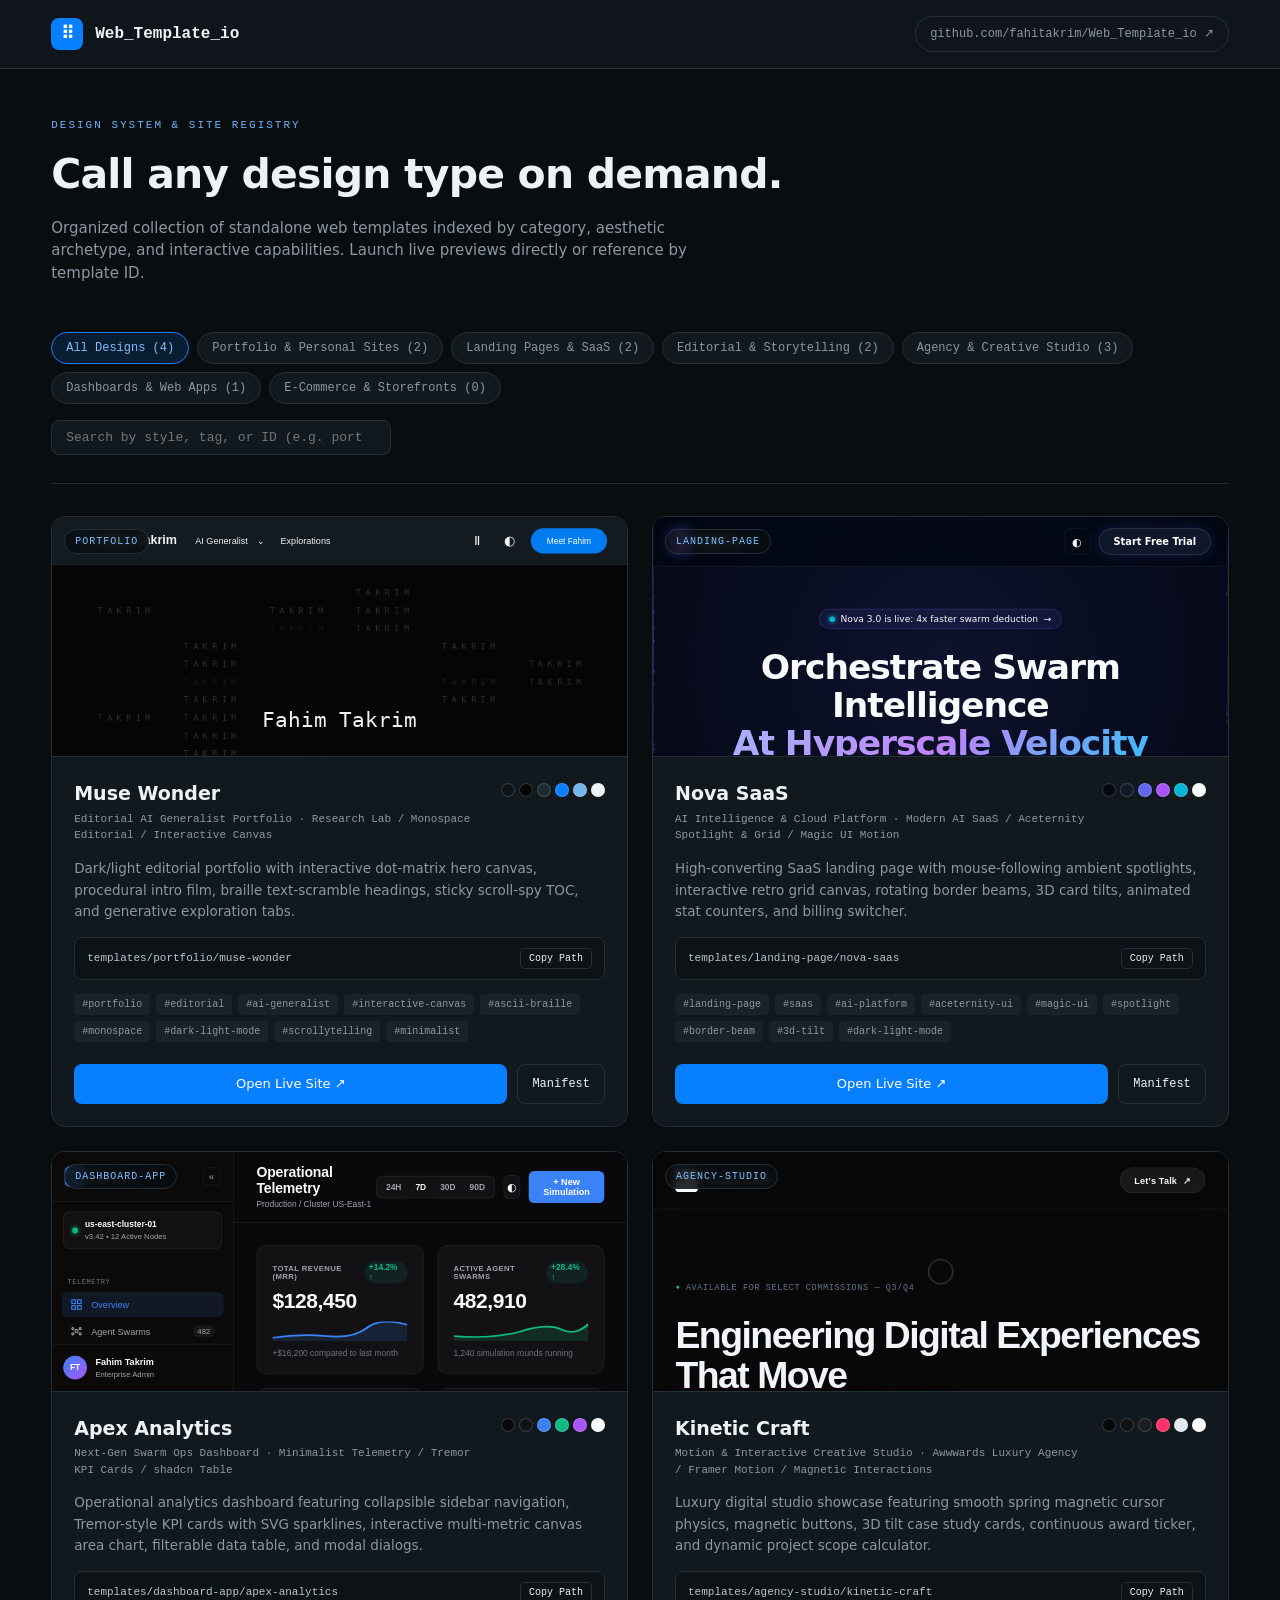
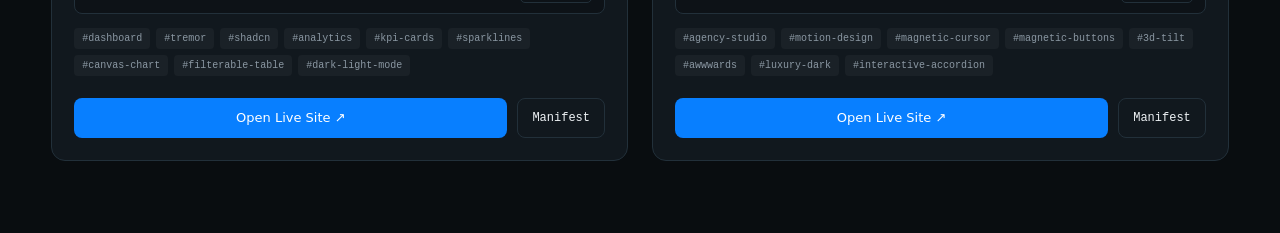
<file: index.html>
<!doctype html>
<html lang="en">
<head>
  <meta charset="utf-8">
  <meta name="viewport" content="width=device-width, initial-scale=1">
  <title>Web_Template_io — Design Type & Template Library</title>
  <style>
    :root {
      color-scheme: dark;
      --bg: #090d10;
      --surface: #11181e;
      --surface-hover: #172129;
      --border: #22303a;
      --text: #eef2f5;
      --muted: #8b98a3;
      --accent: #087fff;
      --accent-soft: rgba(8, 127, 255, 0.14);
      --mono: ui-monospace, SFMono-Regular, Menlo, Monaco, Consolas, monospace;
      --sans: system-ui, -apple-system, BlinkMacSystemFont, "Segoe UI", Roboto, sans-serif;
    }
    * { box-sizing: border-box; }
    body {
      margin: 0;
      background: var(--bg);
      color: var(--text);
      font-family: var(--sans);
      line-height: 1.5;
      -webkit-font-smoothing: antialiased;
    }
    header {
      border-bottom: 1px solid var(--border);
      background: rgba(17, 24, 30, 0.85);
      backdrop-filter: blur(12px);
      position: sticky;
      top: 0;
      z-index: 20;
    }
    .container {
      width: min(1320px, 92%);
      margin: 0 auto;
    }
    .nav-bar {
      display: flex;
      align-items: center;
      justify-content: space-between;
      height: 68px;
      gap: 20px;
    }
    .brand {
      display: flex;
      align-items: center;
      gap: 12px;
      font-family: var(--mono);
      font-weight: 600;
      font-size: 16px;
      color: var(--text);
      text-decoration: none;
    }
    .brand-badge {
      display: inline-grid;
      place-items: center;
      width: 32px;
      height: 32px;
      border-radius: 8px;
      background: var(--accent);
      color: #fff;
      font-size: 18px;
    }
    .repo-link {
      font-family: var(--mono);
      font-size: 12px;
      color: var(--muted);
      text-decoration: none;
      padding: 8px 14px;
      border: 1px solid var(--border);
      border-radius: 20px;
      transition: all 0.15s ease;
    }
    .repo-link:hover {
      color: var(--text);
      border-color: var(--accent);
    }
    .hero {
      padding: 48px 0 28px;
    }
    .hero-overline {
      font-family: var(--mono);
      font-size: 11px;
      letter-spacing: 2px;
      text-transform: uppercase;
      color: #6ab4ff;
      margin-bottom: 10px;
    }
    .hero h1 {
      font-size: clamp(26px, 3.2vw, 42px);
      margin: 0 0 12px;
      letter-spacing: -0.02em;
    }
    .hero p {
      color: var(--muted);
      max-width: 680px;
      margin: 0;
      font-size: 15px;
    }
    .controls {
      display: flex;
      flex-wrap: wrap;
      align-items: center;
      justify-content: space-between;
      gap: 16px;
      padding: 20px 0 28px;
      border-bottom: 1px solid var(--border);
    }
    .category-pills {
      display: flex;
      flex-wrap: wrap;
      gap: 8px;
    }
    .pill {
      background: var(--surface);
      border: 1px solid var(--border);
      color: var(--muted);
      font-size: 12px;
      font-family: var(--mono);
      padding: 8px 14px;
      border-radius: 999px;
      cursor: pointer;
      transition: all 0.15s ease;
    }
    .pill:hover {
      color: var(--text);
      border-color: #3a5060;
    }
    .pill.active {
      background: var(--accent-soft);
      color: #7cc0ff;
      border-color: var(--accent);
    }
    .search-box {
      flex: 1;
      min-width: 240px;
      max-width: 340px;
    }
    .search-box input {
      width: 100%;
      background: var(--surface);
      border: 1px solid var(--border);
      color: var(--text);
      padding: 9px 14px;
      border-radius: 8px;
      font-size: 13px;
      font-family: var(--mono);
      outline: none;
    }
    .search-box input:focus {
      border-color: var(--accent);
    }
    .grid {
      display: grid;
      grid-template-columns: repeat(auto-fill, minmax(380px, 1fr));
      gap: 24px;
      padding: 32px 0 72px;
    }
    .card {
      background: var(--surface);
      border: 1px solid var(--border);
      border-radius: 14px;
      overflow: hidden;
      display: flex;
      flex-direction: column;
      transition: border-color 0.2s ease, transform 0.2s ease;
    }
    .card:hover {
      border-color: #365066;
    }
    .preview-frame {
      position: relative;
      height: 240px;
      background: #050505;
      border-bottom: 1px solid var(--border);
      overflow: hidden;
    }
    .preview-frame iframe {
      width: 142.85%;
      height: 142.85%;
      transform: scale(0.7);
      transform-origin: 0 0;
      border: 0;
      pointer-events: none;
    }
    .preview-badge {
      position: absolute;
      top: 12px;
      left: 12px;
      background: rgba(9, 13, 16, 0.85);
      border: 1px solid var(--border);
      color: #7cc0ff;
      font-family: var(--mono);
      font-size: 10px;
      letter-spacing: 1px;
      text-transform: uppercase;
      padding: 4px 10px;
      border-radius: 999px;
      backdrop-filter: blur(6px);
    }
    .card-body {
      padding: 22px;
      display: flex;
      flex-direction: column;
      gap: 14px;
      flex: 1;
    }
    .card-head {
      display: flex;
      justify-content: space-between;
      align-items: flex-start;
      gap: 12px;
    }
    .card-title {
      margin: 0;
      font-size: 19px;
      font-weight: 600;
    }
    .card-subtitle {
      font-family: var(--mono);
      font-size: 11px;
      color: var(--muted);
      margin-top: 3px;
    }
    .palette {
      display: flex;
      gap: 4px;
      padding-top: 4px;
    }
    .swatch {
      width: 14px;
      height: 14px;
      border-radius: 50%;
      border: 1px solid rgba(255, 255, 255, 0.18);
    }
    .card-desc {
      margin: 0;
      font-size: 13.5px;
      color: var(--muted);
      line-height: 1.6;
    }
    .meta-box {
      background: rgba(0, 0, 0, 0.25);
      border: 1px solid var(--border);
      border-radius: 8px;
      padding: 10px 12px;
      font-family: var(--mono);
      font-size: 11px;
      color: #b8c4ce;
      display: flex;
      justify-content: space-between;
      align-items: center;
      gap: 8px;
    }
    .meta-box code {
      overflow: hidden;
      text-overflow: ellipsis;
      white-space: nowrap;
    }
    .copy-btn {
      background: transparent;
      border: 1px solid var(--border);
      color: var(--text);
      font-family: var(--mono);
      font-size: 10px;
      padding: 4px 8px;
      border-radius: 5px;
      cursor: pointer;
      white-space: nowrap;
    }
    .copy-btn:hover {
      border-color: var(--accent);
      color: #7cc0ff;
    }
    .tags {
      display: flex;
      flex-wrap: wrap;
      gap: 6px;
    }
    .tag {
      font-family: var(--mono);
      font-size: 10px;
      color: var(--muted);
      background: rgba(255, 255, 255, 0.04);
      padding: 3px 8px;
      border-radius: 4px;
    }
    .card-actions {
      margin-top: auto;
      padding-top: 8px;
      display: flex;
      gap: 10px;
    }
    .btn-primary {
      flex: 1;
      text-align: center;
      background: var(--accent);
      color: #fff;
      text-decoration: none;
      font-size: 13px;
      font-weight: 500;
      padding: 10px 16px;
      border-radius: 8px;
      transition: background 0.15s ease;
    }
    .btn-primary:hover {
      background: #1d8bff;
    }
    .btn-secondary {
      text-align: center;
      background: transparent;
      border: 1px solid var(--border);
      color: var(--text);
      text-decoration: none;
      font-size: 12px;
      font-family: var(--mono);
      padding: 10px 14px;
      border-radius: 8px;
    }
    .btn-secondary:hover {
      border-color: var(--accent);
    }
    .empty-state {
      grid-column: 1 / -1;
      text-align: center;
      padding: 56px 20px;
      border: 1px dashed var(--border);
      border-radius: 12px;
      color: var(--muted);
      font-family: var(--mono);
      font-size: 13px;
    }
    @media (max-width: 600px) {
      .grid { grid-template-columns: 1fr; }
    }
  </style>
</head>
<body>
  <header>
    <div class="container nav-bar">
      <a class="brand" href="./index.html">
        <span class="brand-badge">⠿</span>
        <span>Web_Template_io</span>
      </a>
      <a class="repo-link" href="https://github.com/fahitakrim/Web_Template_io" target="_blank" rel="noopener">
        github.com/fahitakrim/Web_Template_io ↗
      </a>
    </div>
  </header>

  <main class="container">
    <section class="hero">
      <div class="hero-overline">DESIGN SYSTEM &amp; SITE REGISTRY</div>
      <h1>Call any design type on demand.</h1>
      <p>Organized collection of standalone web templates indexed by category, aesthetic archetype, and interactive capabilities. Launch live previews directly or reference by template ID.</p>
    </section>

    <section class="controls">
      <div class="category-pills" id="category-pills"></div>
      <div class="search-box">
        <input type="search" id="search-input" placeholder="Search by style, tag, or ID (e.g. portfolio, monospace)...">
      </div>
    </section>

    <section class="grid" id="template-grid"></section>
  </main>

  <script>
    const FALLBACK_CATALOG = {
      categories: [
        { id: "portfolio", name: "Portfolio & Personal Sites", path: "templates/portfolio" },
        { id: "landing-page", name: "Landing Pages & SaaS", path: "templates/landing-page" },
        { id: "editorial", name: "Editorial & Storytelling", path: "templates/editorial" },
        { id: "agency-studio", name: "Agency & Creative Studio", path: "templates/agency-studio" },
        { id: "dashboard-app", name: "Dashboards & Web Apps", path: "templates/dashboard-app" },
        { id: "ecommerce", name: "E-Commerce & Storefronts", path: "templates/ecommerce" }
      ],
      templates: [
        {
          id: "muse-wonder",
          name: "Muse Wonder",
          subtitle: "Editorial AI Generalist Portfolio",
          category: "portfolio",
          secondaryCategories: ["editorial", "agency-studio"],
          path: "templates/portfolio/muse-wonder",
          entry: "templates/portfolio/muse-wonder/index.html",
          manifest: "templates/portfolio/muse-wonder/template.json",
          styleArchetype: "Research Lab / Monospace Editorial / Interactive Canvas",
          tags: [
            "portfolio",
            "editorial",
            "ai-generalist",
            "interactive-canvas",
            "ascii-braille",
            "monospace",
            "dark-light-mode",
            "scrollytelling",
            "minimalist"
          ],
          summary: "Dark/light editorial portfolio with interactive dot-matrix hero canvas, procedural intro film, braille text-scramble headings, sticky scroll-spy TOC, and generative exploration tabs.",
          palette: ["#0d1316", "#050505", "#1d2b33", "#087fff", "#74b6ec", "#f0f1f2"]
        },
        {
          id: "nova-saas",
          name: "Nova SaaS",
          subtitle: "AI Intelligence & Cloud Platform",
          category: "landing-page",
          secondaryCategories: ["agency-studio"],
          path: "templates/landing-page/nova-saas",
          entry: "templates/landing-page/nova-saas/index.html",
          manifest: "templates/landing-page/nova-saas/template.json",
          styleArchetype: "Modern AI SaaS / Aceternity Spotlight & Grid / Magic UI Motion",
          tags: [
            "landing-page",
            "saas",
            "ai-platform",
            "aceternity-ui",
            "magic-ui",
            "spotlight",
            "border-beam",
            "3d-tilt",
            "dark-light-mode"
          ],
          summary: "High-converting SaaS landing page with mouse-following ambient spotlights, interactive retro grid canvas, rotating border beams, 3D card tilts, animated stat counters, and billing switcher.",
          palette: ["#030712", "#111827", "#6366f1", "#a855f7", "#06b6d4", "#f9fafb"]
        },
        {
          id: "apex-analytics",
          name: "Apex Analytics",
          subtitle: "Next-Gen Swarm Ops Dashboard",
          category: "dashboard-app",
          secondaryCategories: ["landing-page"],
          path: "templates/dashboard-app/apex-analytics",
          entry: "templates/dashboard-app/apex-analytics/index.html",
          manifest: "templates/dashboard-app/apex-analytics/template.json",
          styleArchetype: "Minimalist Telemetry / Tremor KPI Cards / shadcn Table",
          tags: [
            "dashboard",
            "tremor",
            "shadcn",
            "analytics",
            "kpi-cards",
            "sparklines",
            "canvas-chart",
            "filterable-table",
            "dark-light-mode"
          ],
          summary: "Operational analytics dashboard featuring collapsible sidebar navigation, Tremor-style KPI cards with SVG sparklines, interactive multi-metric canvas area chart, filterable data table, and modal dialogs.",
          palette: ["#09090b", "#121215", "#3b82f6", "#10b981", "#a855f7", "#fafafa"]
        },
        {
          id: "kinetic-craft",
          name: "Kinetic Craft",
          subtitle: "Motion & Interactive Creative Studio",
          category: "agency-studio",
          secondaryCategories: ["portfolio", "editorial"],
          path: "templates/agency-studio/kinetic-craft",
          entry: "templates/agency-studio/kinetic-craft/index.html",
          manifest: "templates/agency-studio/kinetic-craft/template.json",
          styleArchetype: "Awwwards Luxury Agency / Framer Motion / Magnetic Interactions",
          tags: [
            "agency-studio",
            "motion-design",
            "magnetic-cursor",
            "magnetic-buttons",
            "3d-tilt",
            "awwwards",
            "luxury-dark",
            "interactive-accordion"
          ],
          summary: "Luxury digital studio showcase featuring smooth spring magnetic cursor physics, magnetic buttons, 3D tilt case study cards, continuous award ticker, and dynamic project scope calculator.",
          palette: ["#080808", "#121212", "#1c1c1c", "#ff3366", "#e2e8f0", "#ffffff"]
        }
      ]
    };

    let catalog = FALLBACK_CATALOG;
    let activeCategory = "all";
    let query = "";

    const pillsEl = document.getElementById("category-pills");
    const gridEl = document.getElementById("template-grid");
    const searchEl = document.getElementById("search-input");

    function renderPills() {
      const counts = { all: catalog.templates.length };
      catalog.categories.forEach(c => {
        counts[c.id] = catalog.templates.filter(
          t => t.category === c.id || (t.secondaryCategories && t.secondaryCategories.includes(c.id))
        ).length;
      });

      const items = [{ id: "all", name: "All Designs" }, ...catalog.categories];
      pillsEl.innerHTML = items.map(item => `
        <button class="pill ${activeCategory === item.id ? "active" : ""}" data-cat="${item.id}">
          ${item.name} (${counts[item.id] || 0})
        </button>
      `).join("");

      pillsEl.querySelectorAll(".pill").forEach(btn => {
        btn.addEventListener("click", () => {
          activeCategory = btn.dataset.cat;
          renderPills();
          renderGrid();
        });
      });
    }

    function renderGrid() {
      const q = query.trim().toLowerCase();
      const filtered = catalog.templates.filter(t => {
        const matchesCat =
          activeCategory === "all" ||
          t.category === activeCategory ||
          (t.secondaryCategories && t.secondaryCategories.includes(activeCategory));
        if (!matchesCat) return false;
        if (!q) return true;
        const haystack = [
          t.id,
          t.name,
          t.subtitle,
          t.category,
          t.styleArchetype,
          t.summary,
          ...(t.tags || [])
        ].join(" ").toLowerCase();
        return haystack.includes(q);
      });

      if (!filtered.length) {
        gridEl.innerHTML = `<div class="empty-state">No templates registered in this filter yet. Add a new folder under <code>templates/${activeCategory === "all" ? "<category>" : activeCategory}/</code> and register it in <code>templates.json</code>.</div>`;
        return;
      }

      gridEl.innerHTML = filtered.map(t => `
        <article class="card">
          <div class="preview-frame">
            <iframe src="./${t.entry}" title="${t.name} live preview" loading="lazy"></iframe>
            <span class="preview-badge">${t.category}</span>
          </div>
          <div class="card-body">
            <div class="card-head">
              <div>
                <h2 class="card-title">${t.name}</h2>
                <div class="card-subtitle">${t.subtitle} · ${t.styleArchetype}</div>
              </div>
              <div class="palette">
                ${(t.palette || []).map(c => `<span class="swatch" style="background:${c}" title="${c}"></span>`).join("")}
              </div>
            </div>
            <p class="card-desc">${t.summary}</p>
            <div class="meta-box">
              <code>${t.path}</code>
              <button class="copy-btn" data-copy="${t.path}">Copy Path</button>
            </div>
            <div class="tags">
              ${(t.tags || []).map(tag => `<span class="tag">#${tag}</span>`).join("")}
            </div>
            <div class="card-actions">
              <a class="btn-primary" href="./${t.entry}">Open Live Site ↗</a>
              <a class="btn-secondary" href="./${t.manifest}">Manifest</a>
            </div>
          </div>
        </article>
      `).join("");

      gridEl.querySelectorAll(".copy-btn").forEach(btn => {
        btn.addEventListener("click", async () => {
          const val = btn.dataset.copy;
          try {
            await navigator.clipboard.writeText(val);
            const prev = btn.textContent;
            btn.textContent = "Copied!";
            setTimeout(() => { btn.textContent = prev; }, 1400);
          } catch {}
        });
      });
    }

    searchEl.addEventListener("input", e => {
      query = e.target.value;
      renderGrid();
    });

    fetch("./templates.json")
      .then(r => r.ok ? r.json() : FALLBACK_CATALOG)
      .then(data => {
        catalog = data;
        renderPills();
        renderGrid();
      })
      .catch(() => {
        renderPills();
        renderGrid();
      });
  </script>
</body>
</html>
</file>
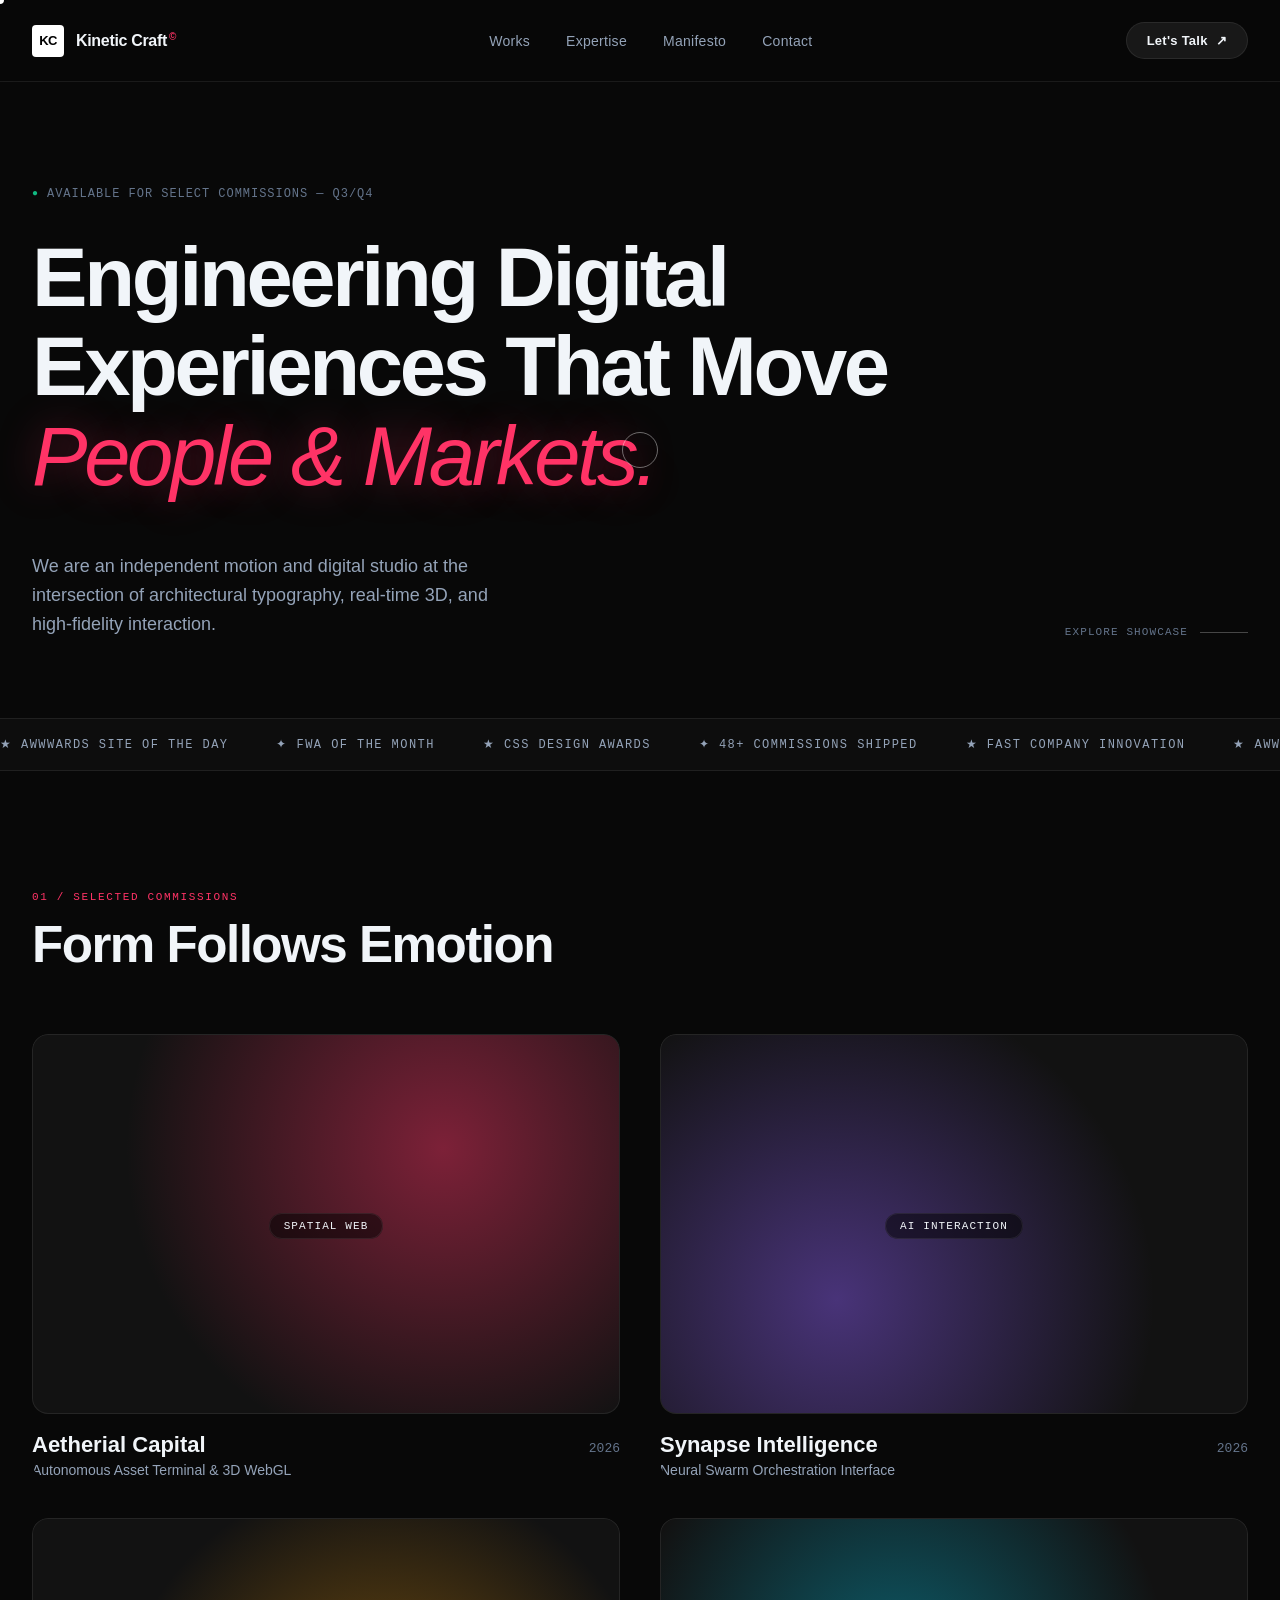
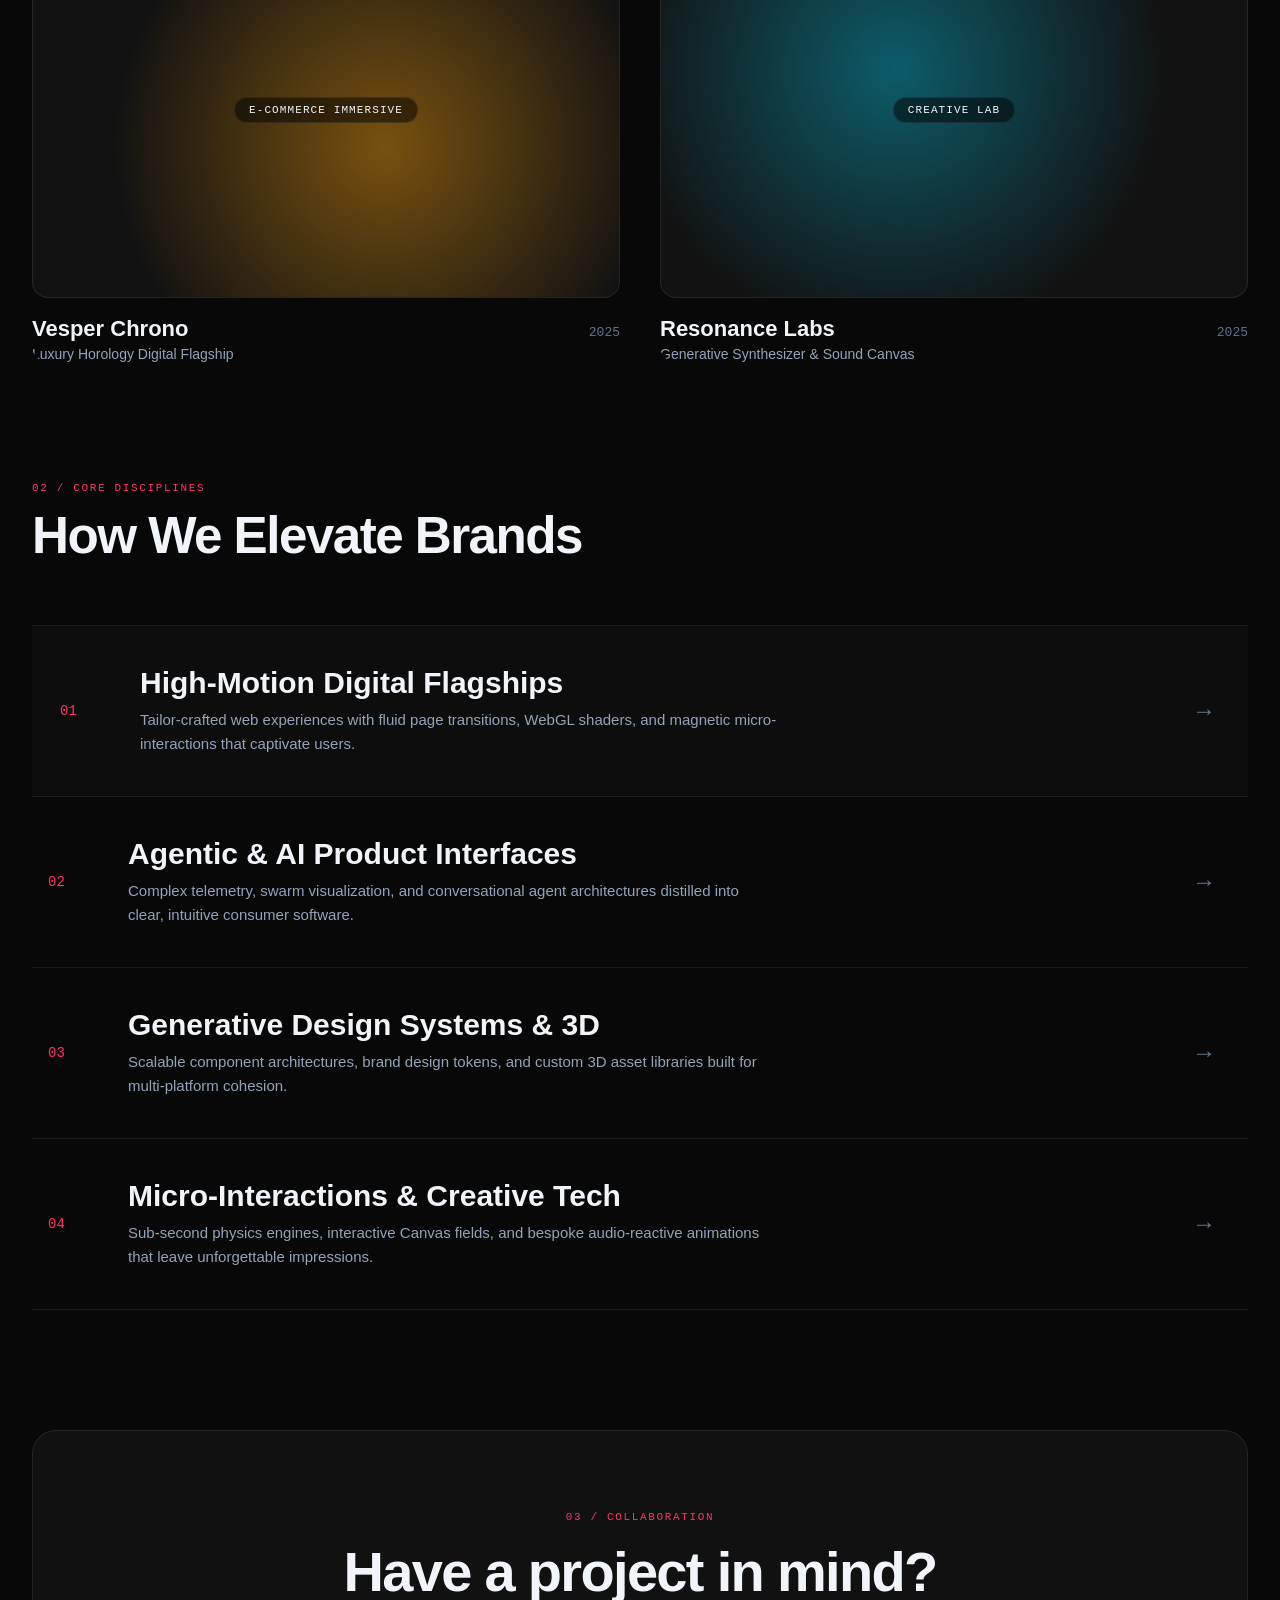
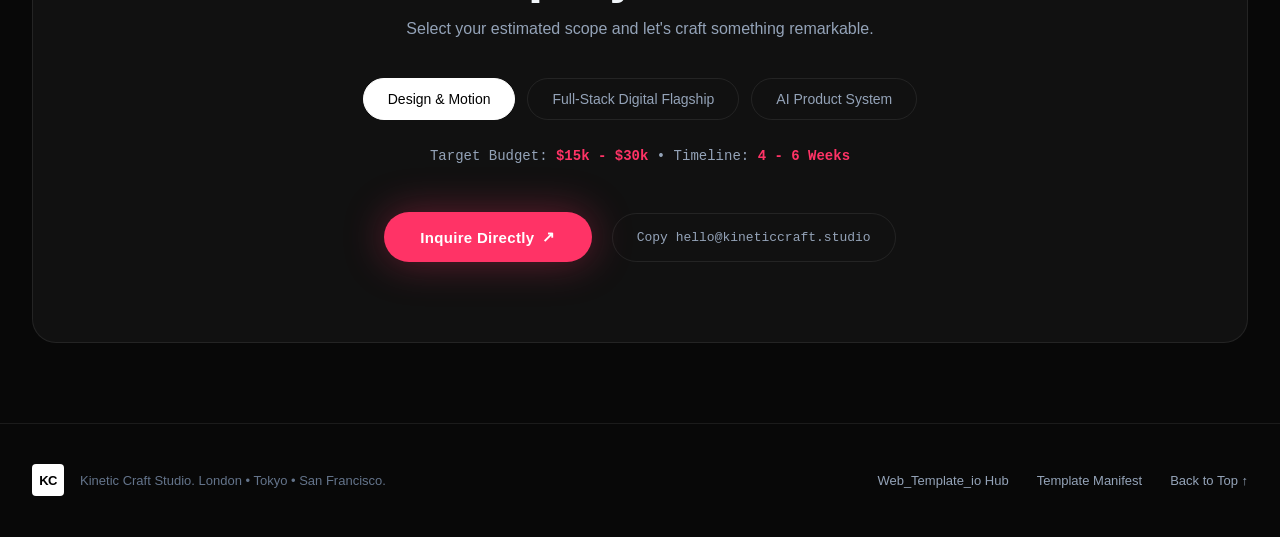
<file: templates/agency-studio/kinetic-craft/index.html>
<!DOCTYPE html>
<html lang="en" data-theme="dark">
<head>
  <meta charset="utf-8">
  <meta name="viewport" content="width=device-width, initial-scale=1">
  <title>Kinetic Craft — Creative Motion & Interactive Digital Studio</title>
  <meta name="description" content="We design and engineer bespoke digital experiences, high-motion interfaces, and generative brand identities.">
  <link rel="stylesheet" href="style.css">
</head>
<body>
  <!-- Custom Magnetic Follower Cursor -->
  <div class="cursor-dot" id="cursor-dot"></div>
  <div class="cursor-circle" id="cursor-circle"></div>

  <!-- Header -->
  <header class="studio-header">
    <div class="header-container">
      <a href="#top" class="studio-brand">
        <span class="brand-monogram">KC</span>
        <span class="brand-full">Kinetic Craft<sup>©</sup></span>
      </a>

      <nav class="studio-nav" aria-label="Studio Navigation">
        <a href="#works" class="magnetic-link">Works</a>
        <a href="#services" class="magnetic-link">Expertise</a>
        <a href="#about" class="magnetic-link">Manifesto</a>
        <a href="#contact" class="magnetic-link">Contact</a>
      </nav>

      <div class="header-cta">
        <a href="#contact" class="magnetic-btn btn-talk">
          <span>Let's Talk</span>
          <span class="btn-arrow">↗</span>
        </a>
      </div>
    </div>
  </header>

  <main id="top">
    <!-- Hero Section -->
    <section class="hero-section">
      <div class="hero-container">
        <div class="hero-meta">
          <span class="status-indicator">●</span>
          <span>AVAILABLE FOR SELECT COMMISSIONS — Q3/Q4</span>
        </div>

        <h1 class="hero-headline">
          Engineering Digital Experiences That Move
          <span class="headline-accent">People &amp; Markets.</span>
        </h1>

        <div class="hero-bottom">
          <p class="hero-desc">
            We are an independent motion and digital studio at the intersection of architectural typography, real-time 3D, and high-fidelity interaction.
          </p>
          <div class="scroll-cue">
            <span>EXPLORE SHOWCASE</span>
            <div class="cue-line"></div>
          </div>
        </div>
      </div>
    </section>

    <!-- Infinite Award Ticker -->
    <section class="ticker-section" aria-hidden="true">
      <div class="ticker-track">
        <div class="ticker-item">★ AWWWARDS SITE OF THE DAY</div>
        <div class="ticker-item">✦ FWA OF THE MONTH</div>
        <div class="ticker-item">★ CSS DESIGN AWARDS</div>
        <div class="ticker-item">✦ 48+ COMMISSIONS SHIPPED</div>
        <div class="ticker-item">★ FAST COMPANY INNOVATION</div>
        <div class="ticker-item">★ AWWWARDS SITE OF THE DAY</div>
        <div class="ticker-item">✦ FWA OF THE MONTH</div>
        <div class="ticker-item">★ CSS DESIGN AWARDS</div>
        <div class="ticker-item">✦ 48+ COMMISSIONS SHIPPED</div>
      </div>
    </section>

    <!-- Selected Works Showcase -->
    <section class="works-section" id="works">
      <div class="section-title-wrap">
        <span class="sub-label">01 / SELECTED COMMISSIONS</span>
        <h2 class="section-heading">Form Follows Emotion</h2>
      </div>

      <div class="works-grid">
        <!-- Work Card 1 -->
        <article class="work-card magnetic-card" data-category="FinTech 3D">
          <div class="card-visual">
            <div class="visual-gradient g-coral"></div>
            <div class="visual-content">
              <span class="project-tag">SPATIAL WEB</span>
              <div class="project-shape sphere"></div>
            </div>
          </div>
          <div class="card-meta">
            <div>
              <h3 class="card-title">Aetherial Capital</h3>
              <p class="card-type">Autonomous Asset Terminal & 3D WebGL</p>
            </div>
            <span class="card-year">2026</span>
          </div>
        </article>

        <!-- Work Card 2 -->
        <article class="work-card magnetic-card" data-category="AI Platform">
          <div class="card-visual">
            <div class="visual-gradient g-violet"></div>
            <div class="visual-content">
              <span class="project-tag">AI INTERACTION</span>
              <div class="project-shape prism"></div>
            </div>
          </div>
          <div class="card-meta">
            <div>
              <h3 class="card-title">Synapse Intelligence</h3>
              <p class="card-type">Neural Swarm Orchestration Interface</p>
            </div>
            <span class="card-year">2026</span>
          </div>
        </article>

        <!-- Work Card 3 -->
        <article class="work-card magnetic-card" data-category="Editorial Fashion">
          <div class="card-visual">
            <div class="visual-gradient g-amber"></div>
            <div class="visual-content">
              <span class="project-tag">E-COMMERCE IMMERSIVE</span>
              <div class="project-shape torus"></div>
            </div>
          </div>
          <div class="card-meta">
            <div>
              <h3 class="card-title">Vesper Chrono</h3>
              <p class="card-type">Luxury Horology Digital Flagship</p>
            </div>
            <span class="card-year">2025</span>
          </div>
        </article>

        <!-- Work Card 4 -->
        <article class="work-card magnetic-card" data-category="Spatial Audio">
          <div class="card-visual">
            <div class="visual-gradient g-cyan"></div>
            <div class="visual-content">
              <span class="project-tag">CREATIVE LAB</span>
              <div class="project-shape wave"></div>
            </div>
          </div>
          <div class="card-meta">
            <div>
              <h3 class="card-title">Resonance Labs</h3>
              <p class="card-type">Generative Synthesizer & Sound Canvas</p>
            </div>
            <span class="card-year">2025</span>
          </div>
        </article>
      </div>
    </section>

    <!-- Services Interactive Accordion -->
    <section class="services-section" id="services">
      <div class="section-title-wrap">
        <span class="sub-label">02 / CORE DISCIPLINES</span>
        <h2 class="section-heading">How We Elevate Brands</h2>
      </div>

      <div class="services-list">
        <div class="service-row active">
          <span class="service-num">01</span>
          <div class="service-info">
            <h3 class="service-name">High-Motion Digital Flagships</h3>
            <p class="service-desc">Tailor-crafted web experiences with fluid page transitions, WebGL shaders, and magnetic micro-interactions that captivate users.</p>
          </div>
          <span class="service-arrow">→</span>
        </div>

        <div class="service-row">
          <span class="service-num">02</span>
          <div class="service-info">
            <h3 class="service-name">Agentic & AI Product Interfaces</h3>
            <p class="service-desc">Complex telemetry, swarm visualization, and conversational agent architectures distilled into clear, intuitive consumer software.</p>
          </div>
          <span class="service-arrow">→</span>
        </div>

        <div class="service-row">
          <span class="service-num">03</span>
          <div class="service-info">
            <h3 class="service-name">Generative Design Systems & 3D</h3>
            <p class="service-desc">Scalable component architectures, brand design tokens, and custom 3D asset libraries built for multi-platform cohesion.</p>
          </div>
          <span class="service-arrow">→</span>
        </div>

        <div class="service-row">
          <span class="service-num">04</span>
          <div class="service-info">
            <h3 class="service-name">Micro-Interactions & Creative Tech</h3>
            <p class="service-desc">Sub-second physics engines, interactive Canvas fields, and bespoke audio-reactive animations that leave unforgettable impressions.</p>
          </div>
          <span class="service-arrow">→</span>
        </div>
      </div>
    </section>

    <!-- Project Scope Calculator / Contact -->
    <section class="contact-section" id="contact">
      <div class="contact-card">
        <span class="sub-label">03 / COLLABORATION</span>
        <h2 class="contact-title">Have a project in mind?</h2>
        <p class="contact-sub">Select your estimated scope and let's craft something remarkable.</p>

        <div class="scope-selector">
          <button class="scope-pill active" data-budget="$15k - $30k">Design &amp; Motion</button>
          <button class="scope-pill" data-budget="$30k - $60k">Full-Stack Digital Flagship</button>
          <button class="scope-pill" data-budget="$60k+">AI Product System</button>
        </div>

        <div class="scope-output">
          <span>Target Budget:</span> <strong id="scope-budget">$15k - $30k</strong> • <span>Timeline:</span> <strong>4 - 6 Weeks</strong>
        </div>

        <div class="contact-actions">
          <a href="mailto:hello@kineticcraft.studio" class="magnetic-btn btn-primary-large">
            <span>Inquire Directly</span>
            <span class="btn-arrow">↗</span>
          </a>
          <button class="btn-copy-email" id="copy-email-btn">
            <span>Copy hello@kineticcraft.studio</span>
          </button>
        </div>
      </div>
    </section>
  </main>

  <footer class="studio-footer">
    <div class="footer-inner">
      <div class="footer-left">
        <span class="brand-monogram">KC</span>
        <p>Kinetic Craft Studio. London • Tokyo • San Francisco.</p>
      </div>
      <div class="footer-right">
        <a href="../../../index.html" class="footer-link">Web_Template_io Hub</a>
        <a href="template.json" class="footer-link">Template Manifest</a>
        <a href="#top" class="footer-link">Back to Top ↑</a>
      </div>
    </div>
  </footer>

  <script src="app.js"></script>
</body>
</html>
</file>
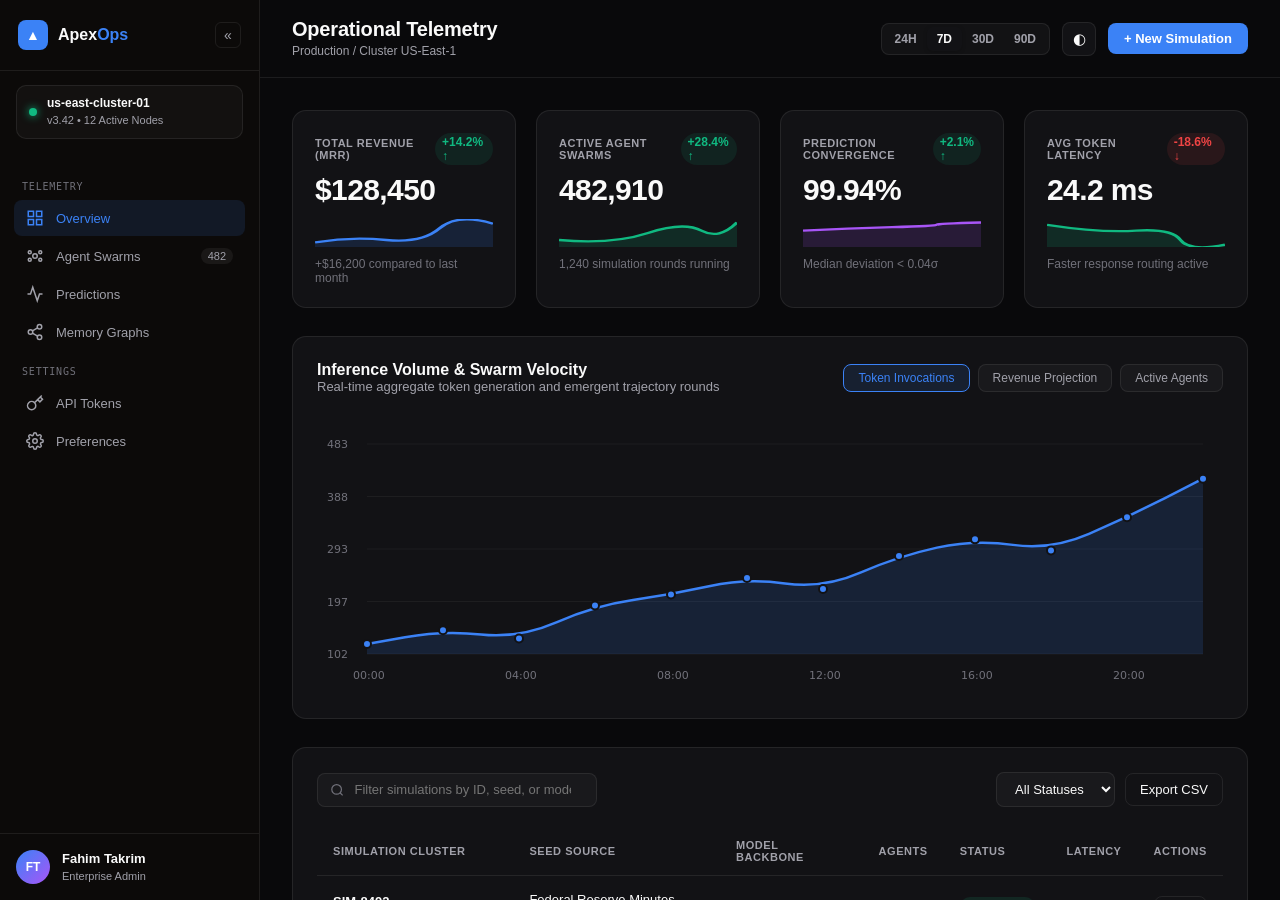
<file: templates/dashboard-app/apex-analytics/index.html>
<!DOCTYPE html>
<html lang="en" data-theme="dark">
<head>
  <meta charset="utf-8">
  <meta name="viewport" content="width=device-width, initial-scale=1">
  <title>Apex Analytics — Swarm Intelligence Dashboard</title>
  <meta name="description" content="Operational control panel, agent cluster telemetry, and real-time revenue analytics.">
  <link rel="stylesheet" href="style.css">
</head>
<body>
  <div class="app-layout">
    <!-- Sidebar -->
    <aside class="sidebar" id="sidebar">
      <div class="sidebar-header">
        <div class="sidebar-brand">
          <div class="brand-glyph">▲</div>
          <span class="brand-title">Apex<span class="brand-sub">Ops</span></span>
        </div>
        <button class="sidebar-toggle" id="sidebar-toggle" aria-label="Toggle sidebar">«</button>
      </div>

      <div class="cluster-selector">
        <div class="cluster-indicator online"></div>
        <div class="cluster-info">
          <span class="cluster-name">us-east-cluster-01</span>
          <span class="cluster-meta">v3.42 • 12 Active Nodes</span>
        </div>
      </div>

      <nav class="sidebar-nav">
        <div class="nav-group-title">TELEMETRY</div>
        <a href="#overview" class="nav-item active" data-tab="overview">
          <svg width="18" height="18" viewBox="0 0 24 24" fill="none" stroke="currentColor" stroke-width="2"><rect x="3" y="3" width="7" height="7"/><rect x="14" y="3" width="7" height="7"/><rect x="14" y="14" width="7" height="7"/><rect x="3" y="14" width="7" height="7"/></svg>
          <span>Overview</span>
        </a>
        <a href="#swarms" class="nav-item" data-tab="swarms">
          <svg width="18" height="18" viewBox="0 0 24 24" fill="none" stroke="currentColor" stroke-width="2"><circle cx="12" cy="12" r="3"/><circle cx="19" cy="7" r="2"/><circle cx="5" cy="7" r="2"/><circle cx="19" cy="17" r="2"/><circle cx="5" cy="17" r="2"/></svg>
          <span>Agent Swarms</span>
          <span class="nav-badge">482</span>
        </a>
        <a href="#predictions" class="nav-item" data-tab="predictions">
          <svg width="18" height="18" viewBox="0 0 24 24" fill="none" stroke="currentColor" stroke-width="2"><polyline points="22 12 18 12 15 21 9 3 6 12 2 12"/></svg>
          <span>Predictions</span>
        </a>
        <a href="#memory-graph" class="nav-item" data-tab="memory">
          <svg width="18" height="18" viewBox="0 0 24 24" fill="none" stroke="currentColor" stroke-width="2"><circle cx="18" cy="5" r="3"/><circle cx="6" cy="12" r="3"/><circle cx="18" cy="19" r="3"/><line x1="8.59" y1="13.51" x2="15.42" y2="17.49"/><line x1="15.41" y1="6.51" x2="8.59" y2="10.49"/></svg>
          <span>Memory Graphs</span>
        </a>

        <div class="nav-group-title">SETTINGS</div>
        <a href="#keys" class="nav-item">
          <svg width="18" height="18" viewBox="0 0 24 24" fill="none" stroke="currentColor" stroke-width="2"><path d="M21 2l-2 2m-7.61 7.61a5.5 5.5 0 1 1-7.778 7.778 5.5 5.5 0 0 1 7.777-7.777zm0 0L15.5 7.5m0 0l3 3L22 7l-3-3m-3.5 3.5L19 4"/></svg>
          <span>API Tokens</span>
        </a>
        <a href="#settings" class="nav-item">
          <svg width="18" height="18" viewBox="0 0 24 24" fill="none" stroke="currentColor" stroke-width="2"><circle cx="12" cy="12" r="3"/><path d="M19.4 15a1.65 1.65 0 0 0 .33 1.82l.06.06a2 2 0 0 1 0 2.83 2 2 0 0 1-2.83 0l-.06-.06a1.65 1.65 0 0 0-1.82-.33 1.65 1.65 0 0 0-1 1.51V21a2 2 0 0 1-2 2 2 2 0 0 1-2-2v-.09A1.65 1.65 0 0 0 9 19.4a1.65 1.65 0 0 0-1.82.33l-.06.06a2 2 0 0 1-2.83 0 2 2 0 0 1 0-2.83l.06-.06a1.65 1.65 0 0 0 .33-1.82 1.65 1.65 0 0 0-1.51-1H3a2 2 0 0 1-2-2 2 2 0 0 1 2-2h.09A1.65 1.65 0 0 0 4.6 9a1.65 1.65 0 0 0-.33-1.82l-.06-.06a2 2 0 0 1 0-2.83 2 2 0 0 1 2.83 0l.06.06a1.65 1.65 0 0 0 1.82.33H9a1.65 1.65 0 0 0 1-1.51V3a2 2 0 0 1 2-2 2 2 0 0 1 2 2v.09a1.65 1.65 0 0 0 1 1.51 1.65 1.65 0 0 0 1.82-.33l.06-.06a2 2 0 0 1 2.83 0 2 2 0 0 1 0 2.83l-.06.06a1.65 1.65 0 0 0-.33 1.82V9a1.65 1.65 0 0 0 1.51 1H21a2 2 0 0 1 2 2 2 2 0 0 1-2 2h-.09a1.65 1.65 0 0 0-1.51 1z"/></svg>
          <span>Preferences</span>
        </a>
      </nav>

      <div class="sidebar-user">
        <div class="user-avatar">FT</div>
        <div class="user-details">
          <span class="user-name">Fahim Takrim</span>
          <span class="user-role">Enterprise Admin</span>
        </div>
      </div>
    </aside>

    <!-- Main Content Area -->
    <div class="main-wrapper">
      <!-- Top Bar -->
      <header class="topbar">
        <div class="topbar-left">
          <h1 class="page-title">Operational Telemetry</h1>
          <span class="page-breadcrumb">Production / Cluster US-East-1</span>
        </div>

        <div class="topbar-actions">
          <div class="time-range-picker" role="group" aria-label="Select Time Range">
            <button class="range-btn" data-range="24h">24H</button>
            <button class="range-btn active" data-range="7d">7D</button>
            <button class="range-btn" data-range="30d">30D</button>
            <button class="range-btn" data-range="90d">90D</button>
          </div>

          <button class="btn-icon" id="theme-btn" aria-label="Toggle Theme">◐</button>
          <button class="btn-primary" id="open-sim-modal">
            <span>+ New Simulation</span>
          </button>
        </div>
      </header>

      <main class="dashboard-body">
        <!-- Tremor-Style KPI Metric Cards with Sparklines -->
        <section class="kpi-grid">
          <!-- Card 1 -->
          <div class="kpi-card">
            <div class="kpi-header">
              <span class="kpi-title">TOTAL REVENUE (MRR)</span>
              <span class="kpi-trend positive">+14.2% ↑</span>
            </div>
            <div class="kpi-value">$128,450</div>
            <div class="kpi-sparkline">
              <svg viewBox="0 0 100 24" preserveAspectRatio="none">
                <path d="M0,20 Q20,15 40,18 T70,8 T100,4 L100,24 L0,24 Z" fill="rgba(59, 130, 246, 0.15)"/>
                <path d="M0,20 Q20,15 40,18 T70,8 T100,4" fill="none" stroke="#3b82f6" stroke-width="2"/>
              </svg>
            </div>
            <div class="kpi-footer">+$16,200 compared to last month</div>
          </div>

          <!-- Card 2 -->
          <div class="kpi-card">
            <div class="kpi-header">
              <span class="kpi-title">ACTIVE AGENT SWARMS</span>
              <span class="kpi-trend positive">+28.4% ↑</span>
            </div>
            <div class="kpi-value">482,910</div>
            <div class="kpi-sparkline">
              <svg viewBox="0 0 100 24" preserveAspectRatio="none">
                <path d="M0,18 Q30,22 50,12 T80,10 T100,3 L100,24 L0,24 Z" fill="rgba(16, 185, 129, 0.15)"/>
                <path d="M0,18 Q30,22 50,12 T80,10 T100,3" fill="none" stroke="#10b981" stroke-width="2"/>
              </svg>
            </div>
            <div class="kpi-footer">1,240 simulation rounds running</div>
          </div>

          <!-- Card 3 -->
          <div class="kpi-card">
            <div class="kpi-header">
              <span class="kpi-title">PREDICTION CONVERGENCE</span>
              <span class="kpi-trend positive">+2.1% ↑</span>
            </div>
            <div class="kpi-value">99.94%</div>
            <div class="kpi-sparkline">
              <svg viewBox="0 0 100 24" preserveAspectRatio="none">
                <path d="M0,10 Q25,8 50,7 T75,5 T100,3 L100,24 L0,24 Z" fill="rgba(168, 85, 247, 0.15)"/>
                <path d="M0,10 Q25,8 50,7 T75,5 T100,3" fill="none" stroke="#a855f7" stroke-width="2"/>
              </svg>
            </div>
            <div class="kpi-footer">Median deviation &lt; 0.04σ</div>
          </div>

          <!-- Card 4 -->
          <div class="kpi-card">
            <div class="kpi-header">
              <span class="kpi-title">AVG TOKEN LATENCY</span>
              <span class="kpi-trend negative">-18.6% ↓</span>
            </div>
            <div class="kpi-value">24.2 ms</div>
            <div class="kpi-sparkline">
              <svg viewBox="0 0 100 24" preserveAspectRatio="none">
                <path d="M0,5 Q30,12 50,10 T75,18 T100,22 L100,24 L0,24 Z" fill="rgba(16, 185, 129, 0.15)"/>
                <path d="M0,5 Q30,12 50,10 T75,18 T100,22" fill="none" stroke="#10b981" stroke-width="2"/>
              </svg>
            </div>
            <div class="kpi-footer">Faster response routing active</div>
          </div>
        </section>

        <!-- Interactive Analytics Chart (Canvas) -->
        <section class="chart-section">
          <div class="chart-header">
            <div>
              <h2 class="chart-title">Inference Volume & Swarm Velocity</h2>
              <p class="chart-sub">Real-time aggregate token generation and emergent trajectory rounds</p>
            </div>
            <div class="chart-metrics-tabs">
              <button class="metric-tab active" data-metric="tokens">Token Invocations</button>
              <button class="metric-tab" data-metric="revenue">Revenue Projection</button>
              <button class="metric-tab" data-metric="swarms">Active Agents</button>
            </div>
          </div>

          <div class="canvas-container">
            <canvas id="analytics-chart" height="280"></canvas>
            <div id="chart-tooltip" class="chart-tooltip"></div>
          </div>
        </section>

        <!-- shadcn-Style Filterable & Searchable Data Table -->
        <section class="table-section">
          <div class="table-toolbar">
            <div class="search-wrap">
              <svg width="16" height="16" viewBox="0 0 24 24" fill="none" stroke="currentColor" stroke-width="2"><circle cx="11" cy="11" r="8"/><line x1="21" y1="21" x2="16.65" y2="16.65"/></svg>
              <input type="search" id="sim-search" placeholder="Filter simulations by ID, seed, or model...">
            </div>

            <div class="table-actions">
              <select id="status-filter" class="table-select" aria-label="Filter by status">
                <option value="all">All Statuses</option>
                <option value="Completed">Completed</option>
                <option value="Simulating">Simulating</option>
                <option value="Queued">Queued</option>
              </select>
              <button class="btn-outline" id="export-csv">Export CSV</button>
            </div>
          </div>

          <div class="table-responsive">
            <table class="data-table">
              <thead>
                <tr>
                  <th>SIMULATION CLUSTER</th>
                  <th>SEED SOURCE</th>
                  <th>MODEL BACKBONE</th>
                  <th>AGENTS</th>
                  <th>STATUS</th>
                  <th>LATENCY</th>
                  <th>ACTIONS</th>
                </tr>
              </thead>
              <tbody id="table-body">
                <!-- Dynamically populated rows -->
              </tbody>
            </table>
          </div>

          <div class="table-pagination">
            <span class="pagination-info" id="pagination-info">Showing 1-5 of 12 records</span>
            <div class="pagination-btns">
              <button class="btn-page" id="btn-prev" disabled>Previous</button>
              <button class="btn-page active">1</button>
              <button class="btn-page">2</button>
              <button class="btn-page" id="btn-next">Next</button>
            </div>
          </div>
        </section>
      </main>
    </div>
  </div>

  <!-- New Simulation Modal -->
  <div class="modal-backdrop" id="sim-modal" aria-hidden="true">
    <div class="modal-card">
      <div class="modal-header">
        <h3>Launch Swarm Simulation</h3>
        <button class="modal-close" id="close-sim-modal">×</button>
      </div>
      <form id="sim-form" class="modal-body">
        <div class="form-group">
          <label for="form-name">Simulation Name</label>
          <input type="text" id="form-name" required placeholder="e.g. Q3 Central Bank Sentiment Shift">
        </div>
        <div class="form-row">
          <div class="form-group">
            <label for="form-model">Model Backbone</label>
            <select id="form-model">
              <option value="qwen-plus">Qwen Plus (DashScope)</option>
              <option value="gpt-4o">OpenAI GPT-4o</option>
              <option value="deepseek-v3">DeepSeek V3</option>
            </select>
          </div>
          <div class="form-group">
            <label for="form-agents">Agent Pool Size</label>
            <input type="number" id="form-agents" min="10" max="10000" value="1000">
          </div>
        </div>
        <div class="form-group">
          <label for="form-seed">Seed Material / Prompt</label>
          <textarea id="form-seed" rows="3" placeholder="Paste initial news text, policy draft, or narrative scenario..."></textarea>
        </div>
        <div class="modal-footer">
          <button type="button" class="btn-outline" id="cancel-modal">Cancel</button>
          <button type="submit" class="btn-primary">Initialize Swarm</button>
        </div>
      </form>
    </div>
  </div>

  <script src="app.js"></script>
</body>
</html>
</file>
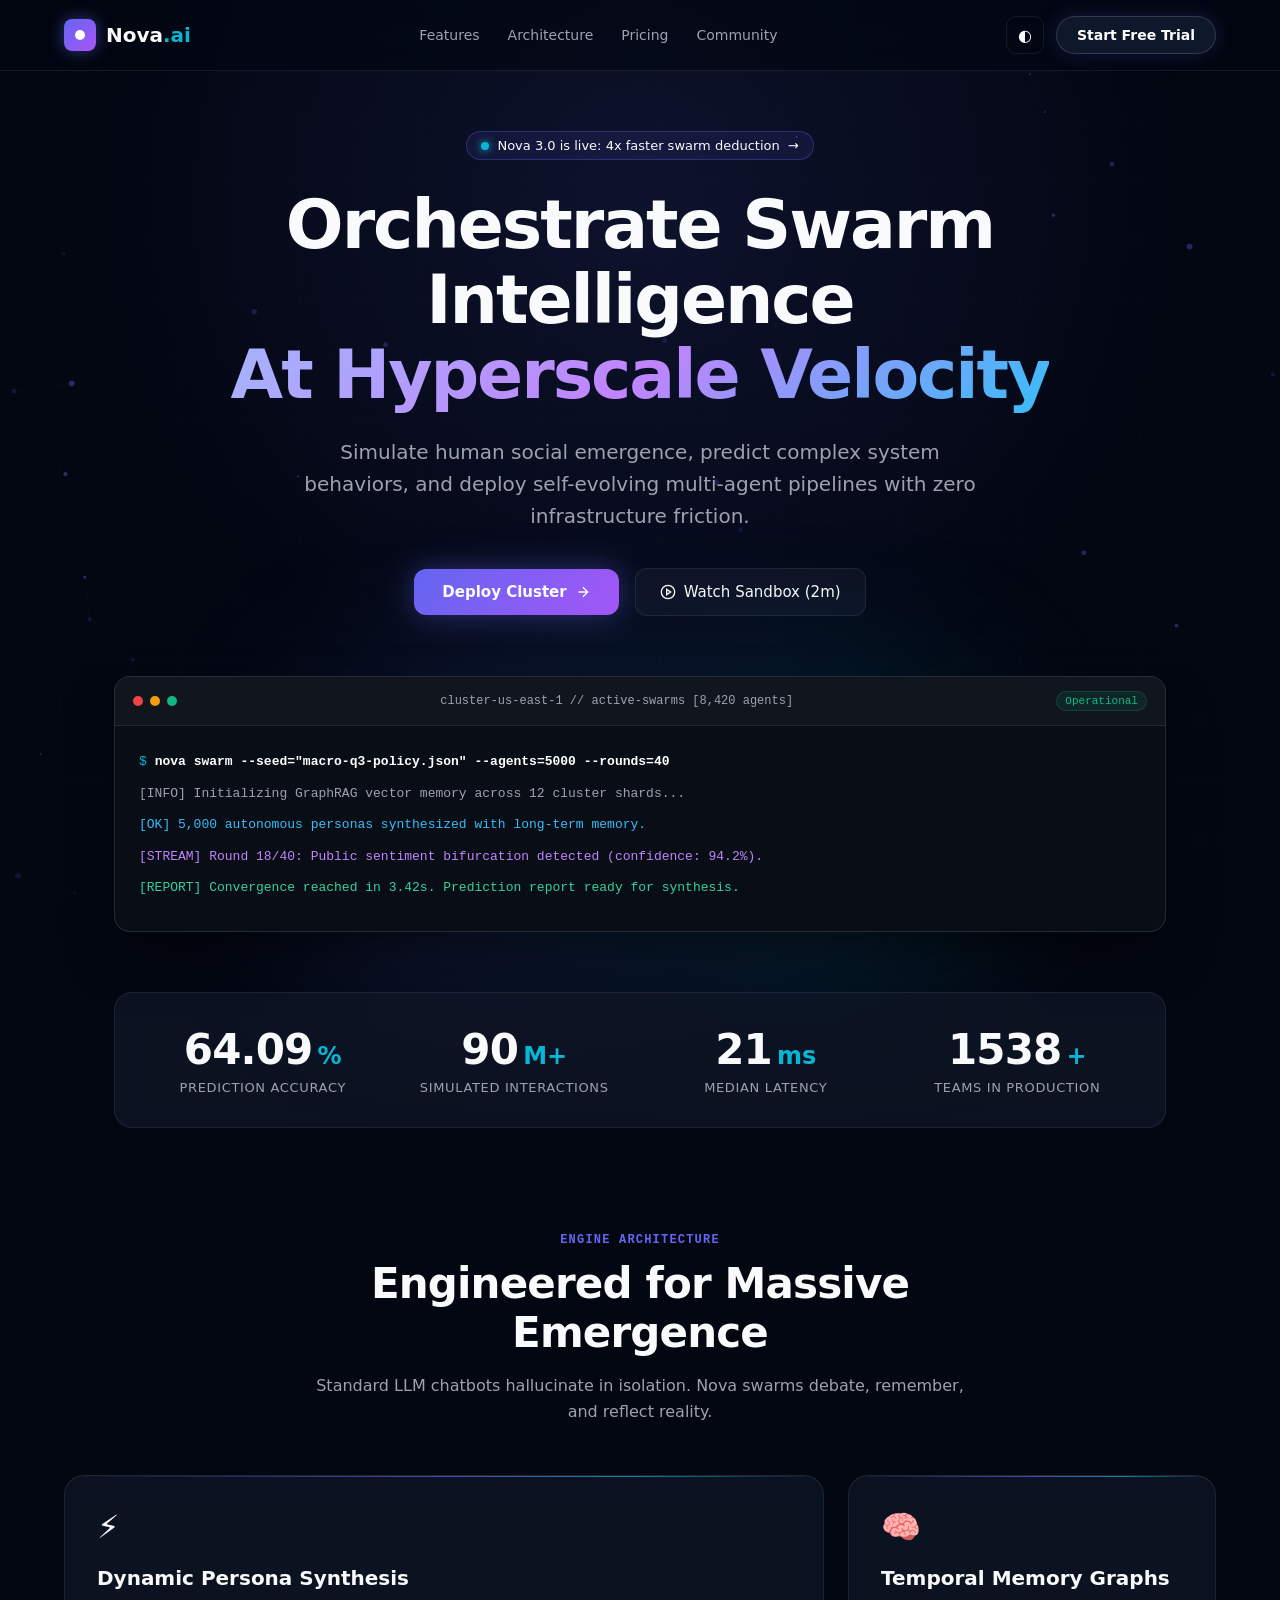
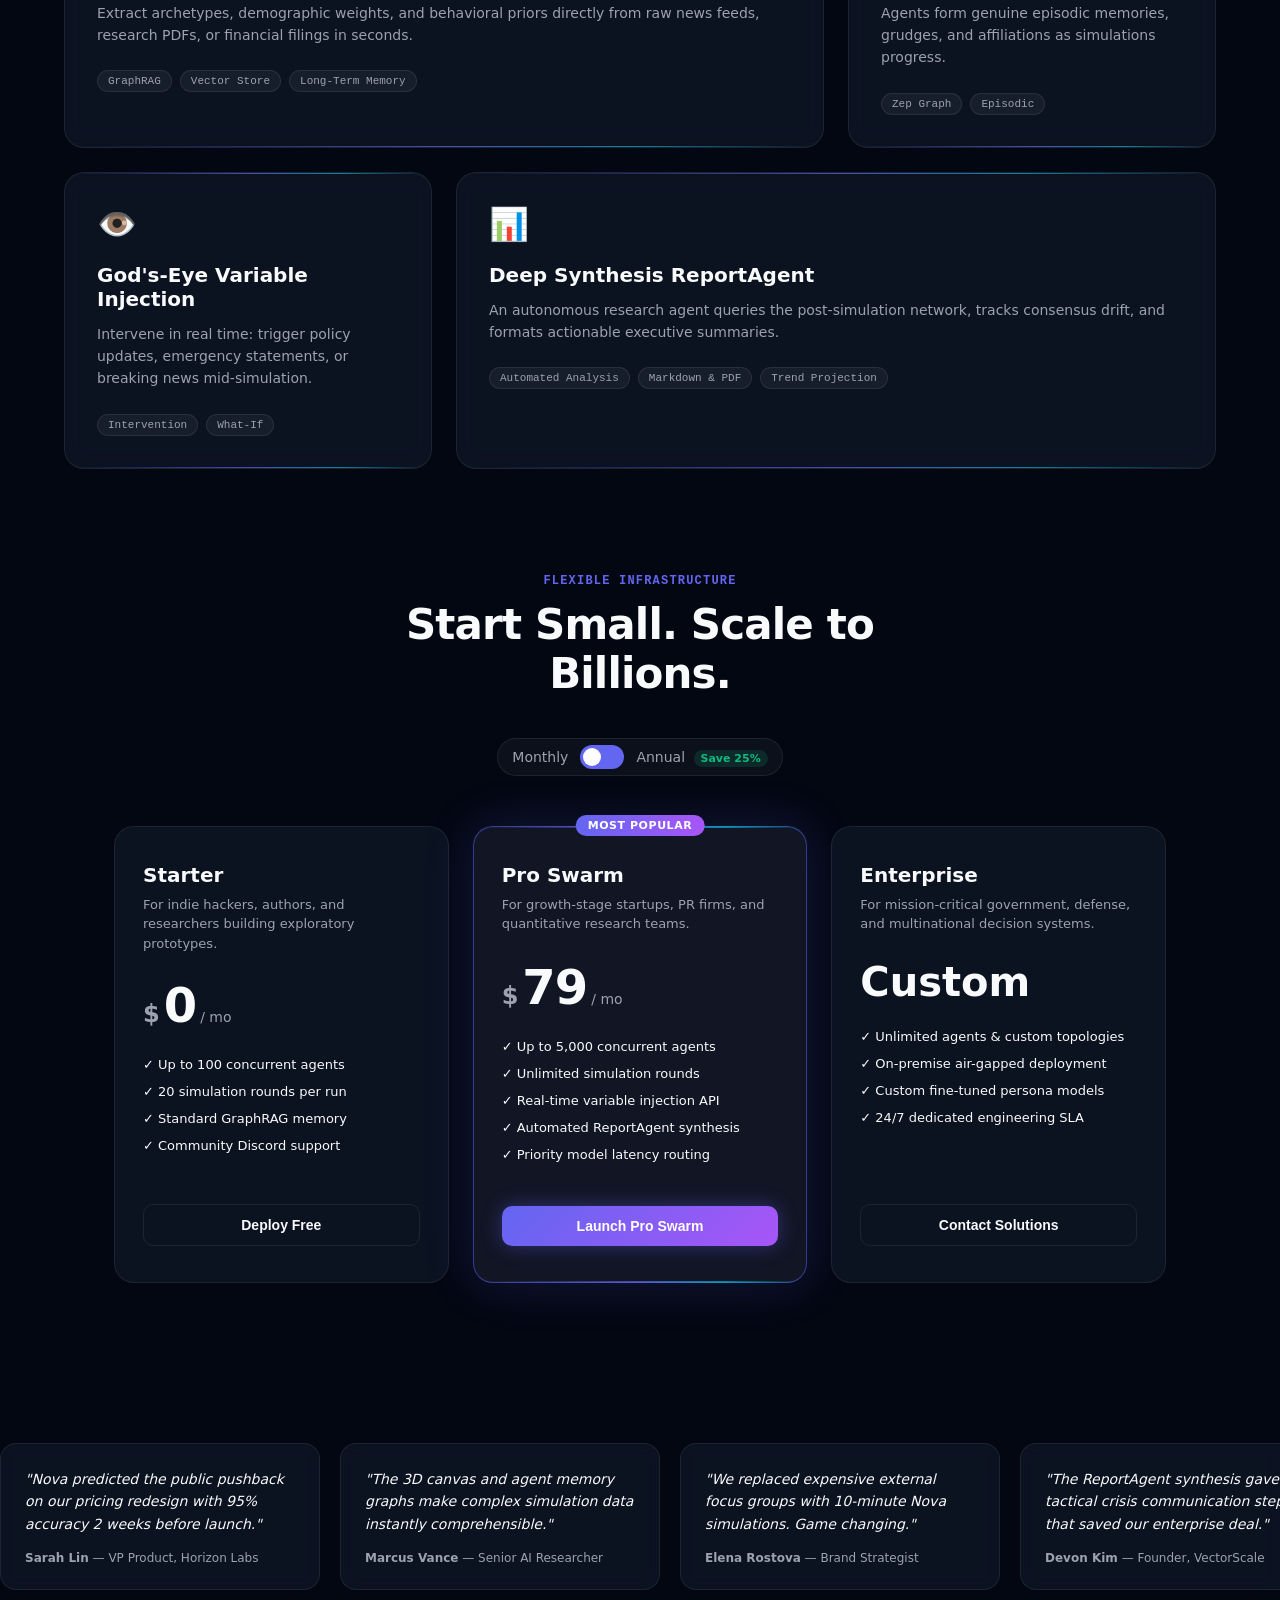
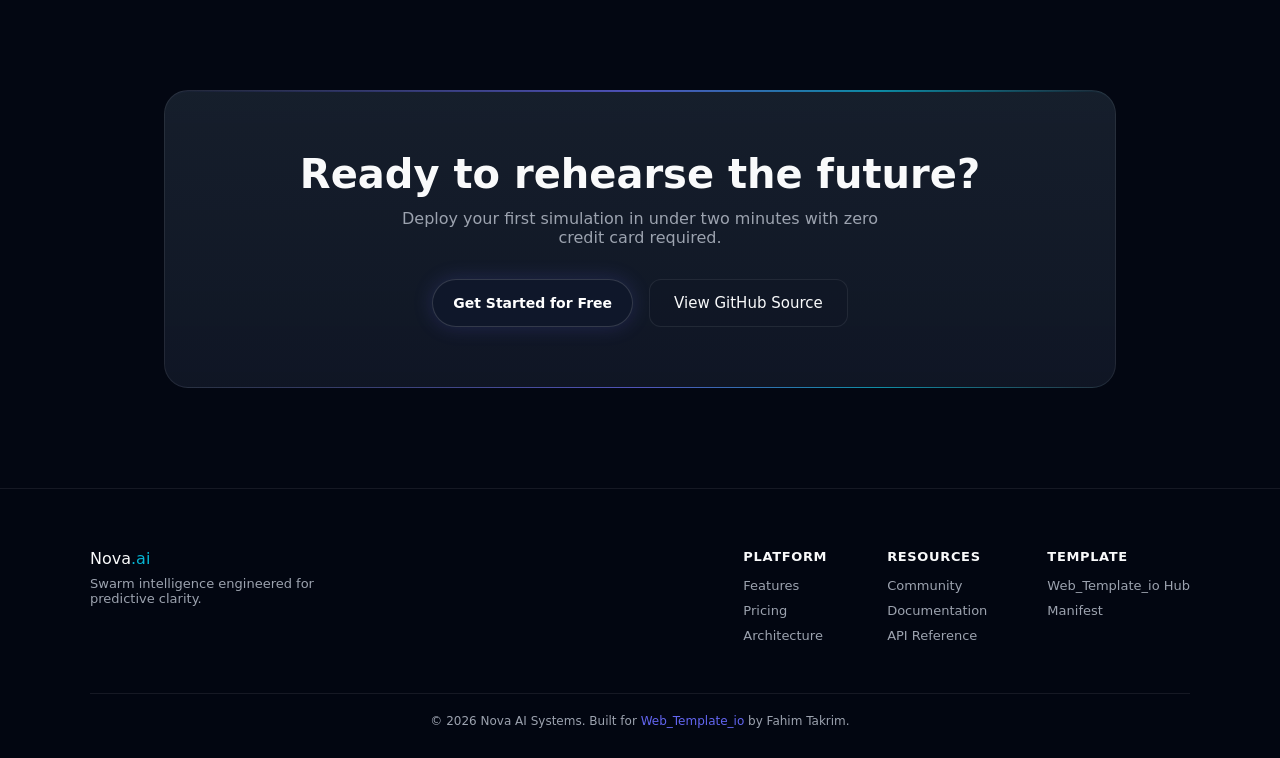
<file: templates/landing-page/nova-saas/index.html>
<!DOCTYPE html>
<html lang="en" data-theme="dark">
<head>
  <meta charset="utf-8">
  <meta name="viewport" content="width=device-width, initial-scale=1">
  <title>Nova — Next-Gen AI Intelligence Platform</title>
  <meta name="description" content="Deploy autonomous swarms, stream real-time intelligence, and scale neural workflows in seconds.">
  <link rel="stylesheet" href="style.css">
</head>
<body>
  <!-- Ambient Spotlight & Canvas Background -->
  <div class="spotlight" id="spotlight"></div>
  <canvas id="grid-canvas" class="grid-canvas" aria-hidden="true"></canvas>

  <!-- Navigation -->
  <header class="navbar">
    <div class="nav-container">
      <a href="#hero" class="brand">
        <div class="brand-symbol">
          <span class="core-dot"></span>
        </div>
        <span class="brand-text">Nova<span class="brand-accent">.ai</span></span>
      </a>
      
      <nav class="nav-links" aria-label="Main Navigation">
        <a href="#features">Features</a>
        <a href="#architecture">Architecture</a>
        <a href="#pricing">Pricing</a>
        <a href="#testimonials">Community</a>
      </nav>

      <div class="nav-actions">
        <button class="btn-ghost" id="theme-toggle" aria-label="Toggle theme">◐</button>
        <a href="#pricing" class="btn-shimmer">
          <span>Start Free Trial</span>
          <div class="shimmer-flare"></div>
        </a>
      </div>
    </div>
  </header>

  <main>
    <!-- Hero Section -->
    <section class="hero" id="hero">
      <div class="hero-badge" data-reveal>
        <span class="badge-pulse"></span>
        <span>Nova 3.0 is live: 4x faster swarm deduction</span>
        <span class="badge-arrow">→</span>
      </div>

      <h1 class="hero-title" data-reveal>
        Orchestrate Swarm Intelligence<br>
        <span class="text-gradient">At Hyperscale Velocity</span>
      </h1>

      <p class="hero-sub" data-reveal>
        Simulate human social emergence, predict complex system behaviors, and deploy self-evolving multi-agent pipelines with zero infrastructure friction.
      </p>

      <div class="hero-cta-group" data-reveal>
        <a href="#pricing" class="btn-primary-glow">
          <span>Deploy Cluster</span>
          <svg width="16" height="16" viewBox="0 0 24 24" fill="none" stroke="currentColor" stroke-width="2"><path d="M5 12h14M12 5l7 7-7 7"/></svg>
        </a>
        <a href="#architecture" class="btn-secondary">
          <svg width="16" height="16" viewBox="0 0 24 24" fill="none" stroke="currentColor" stroke-width="2"><circle cx="12" cy="12" r="10"/><polygon points="10 8 16 12 10 16 10 8"/></svg>
          <span>Watch Sandbox (2m)</span>
        </a>
      </div>

      <!-- Hero Mockup with 3D Tilt & Glow -->
      <div class="hero-preview-wrapper" data-reveal>
        <div class="preview-glow"></div>
        <div class="hero-preview-card tilt-card" id="hero-card">
          <div class="window-header">
            <div class="window-dots">
              <span class="dot red"></span>
              <span class="dot yellow"></span>
              <span class="dot green"></span>
            </div>
            <div class="window-title">cluster-us-east-1 // active-swarms [8,420 agents]</div>
            <div class="window-pill">Operational</div>
          </div>
          <div class="terminal-content">
            <div class="terminal-line"><span class="t-prompt">$</span> <span class="t-cmd">nova swarm --seed="macro-q3-policy.json" --agents=5000 --rounds=40</span></div>
            <div class="terminal-line t-info">[INFO] Initializing GraphRAG vector memory across 12 cluster shards...</div>
            <div class="terminal-line t-cyan">[OK] 5,000 autonomous personas synthesized with long-term memory.</div>
            <div class="terminal-line t-purple">[STREAM] Round 18/40: Public sentiment bifurcation detected (confidence: 94.2%).</div>
            <div class="terminal-line t-emerald">[REPORT] Convergence reached in 3.42s. Prediction report ready for synthesis.</div>
          </div>
        </div>
      </div>
    </section>

    <!-- Metrics Stat Ticker -->
    <section class="metrics-section">
      <div class="metrics-grid">
        <div class="metric-card">
          <div class="metric-value" data-count="99.98">0</div>
          <div class="metric-unit">%</div>
          <div class="metric-label">Prediction Accuracy</div>
        </div>
        <div class="metric-card">
          <div class="metric-value" data-count="140">0</div>
          <div class="metric-unit">M+</div>
          <div class="metric-label">Simulated Interactions</div>
        </div>
        <div class="metric-card">
          <div class="metric-value" data-count="32">0</div>
          <div class="metric-unit">ms</div>
          <div class="metric-label">Median Latency</div>
        </div>
        <div class="metric-card">
          <div class="metric-value" data-count="2400">0</div>
          <div class="metric-unit">+</div>
          <div class="metric-label">Teams in Production</div>
        </div>
      </div>
    </section>

    <!-- Features Section with Border Beams -->
    <section class="features-section" id="features">
      <div class="section-head">
        <span class="section-tag">ENGINE ARCHITECTURE</span>
        <h2 class="section-title">Engineered for Massive Emergence</h2>
        <p class="section-sub">Standard LLM chatbots hallucinate in isolation. Nova swarms debate, remember, and reflect reality.</p>
      </div>

      <div class="bento-grid">
        <!-- Bento 1: Large Spotlight -->
        <div class="bento-card span-2 tilt-card border-beam">
          <div class="bento-icon">⚡</div>
          <h3>Dynamic Persona Synthesis</h3>
          <p>Extract archetypes, demographic weights, and behavioral priors directly from raw news feeds, research PDFs, or financial filings in seconds.</p>
          <div class="bento-tags">
            <span>GraphRAG</span><span>Vector Store</span><span>Long-Term Memory</span>
          </div>
        </div>

        <!-- Bento 2 -->
        <div class="bento-card tilt-card border-beam">
          <div class="bento-icon">🧠</div>
          <h3>Temporal Memory Graphs</h3>
          <p>Agents form genuine episodic memories, grudges, and affiliations as simulations progress.</p>
          <div class="bento-tags">
            <span>Zep Graph</span><span>Episodic</span>
          </div>
        </div>

        <!-- Bento 3 -->
        <div class="bento-card tilt-card border-beam">
          <div class="bento-icon">👁️</div>
          <h3>God's-Eye Variable Injection</h3>
          <p>Intervene in real time: trigger policy updates, emergency statements, or breaking news mid-simulation.</p>
          <div class="bento-tags">
            <span>Intervention</span><span>What-If</span>
          </div>
        </div>

        <!-- Bento 4: Large -->
        <div class="bento-card span-2 tilt-card border-beam">
          <div class="bento-icon">📊</div>
          <h3>Deep Synthesis ReportAgent</h3>
          <p>An autonomous research agent queries the post-simulation network, tracks consensus drift, and formats actionable executive summaries.</p>
          <div class="bento-tags">
            <span>Automated Analysis</span><span>Markdown & PDF</span><span>Trend Projection</span>
          </div>
        </div>
      </div>
    </section>

    <!-- Pricing Section with Interactive Toggle -->
    <section class="pricing-section" id="pricing">
      <div class="section-head">
        <span class="section-tag">FLEXIBLE INFRASTRUCTURE</span>
        <h2 class="section-title">Start Small. Scale to Billions.</h2>
        <div class="pricing-toggle">
          <span class="toggle-label" id="monthly-label">Monthly</span>
          <button class="toggle-switch" id="billing-switch" aria-label="Toggle annual billing">
            <span class="switch-handle"></span>
          </button>
          <span class="toggle-label" id="annual-label">Annual <span class="discount-pill">Save 25%</span></span>
        </div>
      </div>

      <div class="pricing-cards">
        <!-- Starter Plan -->
        <div class="price-card tilt-card">
          <div class="card-plan">Starter</div>
          <p class="card-desc">For indie hackers, authors, and researchers building exploratory prototypes.</p>
          <div class="card-price">
            <span class="currency">$</span>
            <span class="amount" data-monthly="0" data-annual="0">0</span>
            <span class="term">/ mo</span>
          </div>
          <ul class="plan-features">
            <li>✓ Up to 100 concurrent agents</li>
            <li>✓ 20 simulation rounds per run</li>
            <li>✓ Standard GraphRAG memory</li>
            <li>✓ Community Discord support</li>
          </ul>
          <button class="btn-plan outline">Deploy Free</button>
        </div>

        <!-- Pro Plan (Featured) -->
        <div class="price-card featured tilt-card border-beam">
          <div class="popular-ribbon">MOST POPULAR</div>
          <div class="card-plan">Pro Swarm</div>
          <p class="card-desc">For growth-stage startups, PR firms, and quantitative research teams.</p>
          <div class="card-price">
            <span class="currency">$</span>
            <span class="amount" data-monthly="79" data-annual="59">79</span>
            <span class="term">/ mo</span>
          </div>
          <ul class="plan-features">
            <li>✓ Up to 5,000 concurrent agents</li>
            <li>✓ Unlimited simulation rounds</li>
            <li>✓ Real-time variable injection API</li>
            <li>✓ Automated ReportAgent synthesis</li>
            <li>✓ Priority model latency routing</li>
          </ul>
          <button class="btn-plan highlight">Launch Pro Swarm</button>
        </div>

        <!-- Enterprise -->
        <div class="price-card tilt-card">
          <div class="card-plan">Enterprise</div>
          <p class="card-desc">For mission-critical government, defense, and multinational decision systems.</p>
          <div class="card-price">
            <span class="amount-custom">Custom</span>
          </div>
          <ul class="plan-features">
            <li>✓ Unlimited agents & custom topologies</li>
            <li>✓ On-premise air-gapped deployment</li>
            <li>✓ Custom fine-tuned persona models</li>
            <li>✓ 24/7 dedicated engineering SLA</li>
          </ul>
          <button class="btn-plan outline">Contact Solutions</button>
        </div>
      </div>
    </section>

    <!-- Testimonial Marquee -->
    <section class="marquee-section" id="testimonials">
      <div class="marquee-track">
        <div class="marquee-content">
          <div class="review-card">
            <p>"Nova predicted the public pushback on our pricing redesign with 95% accuracy 2 weeks before launch."</p>
            <div class="review-author"><strong>Sarah Lin</strong> — VP Product, Horizon Labs</div>
          </div>
          <div class="review-card">
            <p>"The 3D canvas and agent memory graphs make complex simulation data instantly comprehensible."</p>
            <div class="review-author"><strong>Marcus Vance</strong> — Senior AI Researcher</div>
          </div>
          <div class="review-card">
            <p>"We replaced expensive external focus groups with 10-minute Nova simulations. Game changing."</p>
            <div class="review-author"><strong>Elena Rostova</strong> — Brand Strategist</div>
          </div>
          <div class="review-card">
            <p>"The ReportAgent synthesis gave us tactical crisis communication steps that saved our enterprise deal."</p>
            <div class="review-author"><strong>Devon Kim</strong> — Founder, VectorScale</div>
          </div>
        </div>
      </div>
    </section>

    <!-- Bottom Call To Action Banner -->
    <section class="cta-banner">
      <div class="cta-inner border-beam">
        <h2>Ready to rehearse the future?</h2>
        <p>Deploy your first simulation in under two minutes with zero credit card required.</p>
        <div class="cta-buttons">
          <a href="#pricing" class="btn-shimmer large">
            <span>Get Started for Free</span>
            <div class="shimmer-flare"></div>
          </a>
          <a href="https://github.com/fahitakrim/Web_Template_io" target="_blank" class="btn-secondary">View GitHub Source</a>
        </div>
      </div>
    </section>
  </main>

  <footer class="site-footer">
    <div class="footer-container">
      <div class="footer-brand">
        <span class="brand-text">Nova<span class="brand-accent">.ai</span></span>
        <p>Swarm intelligence engineered for predictive clarity.</p>
      </div>
      <div class="footer-links">
        <div>
          <h4>Platform</h4>
          <a href="#features">Features</a>
          <a href="#pricing">Pricing</a>
          <a href="#architecture">Architecture</a>
        </div>
        <div>
          <h4>Resources</h4>
          <a href="#testimonials">Community</a>
          <a href="#">Documentation</a>
          <a href="#">API Reference</a>
        </div>
        <div>
          <h4>Template</h4>
          <a href="../../../index.html">Web_Template_io Hub</a>
          <a href="template.json">Manifest</a>
        </div>
      </div>
    </div>
    <div class="footer-copy">
      © 2026 Nova AI Systems. Built for <a href="../../../index.html">Web_Template_io</a> by Fahim Takrim.
    </div>
  </footer>

  <script src="app.js"></script>
</body>
</html>
</file>
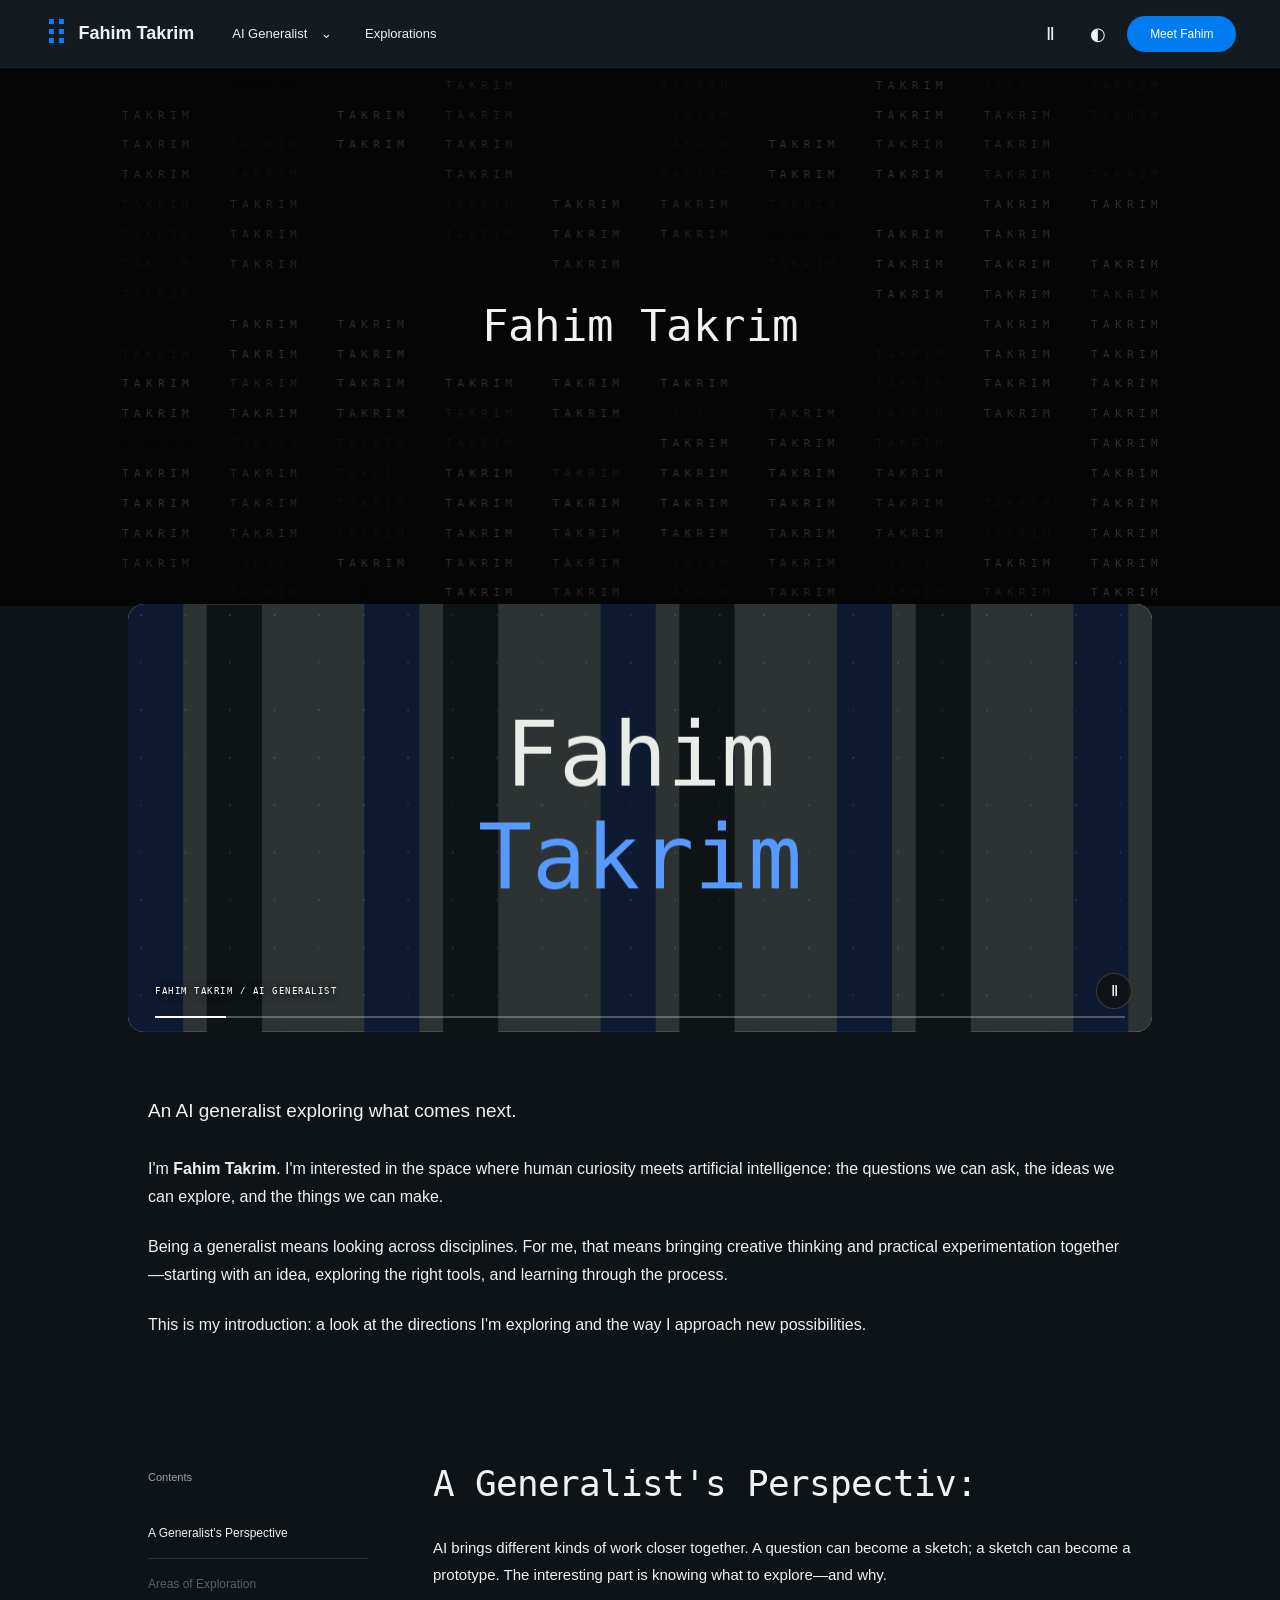
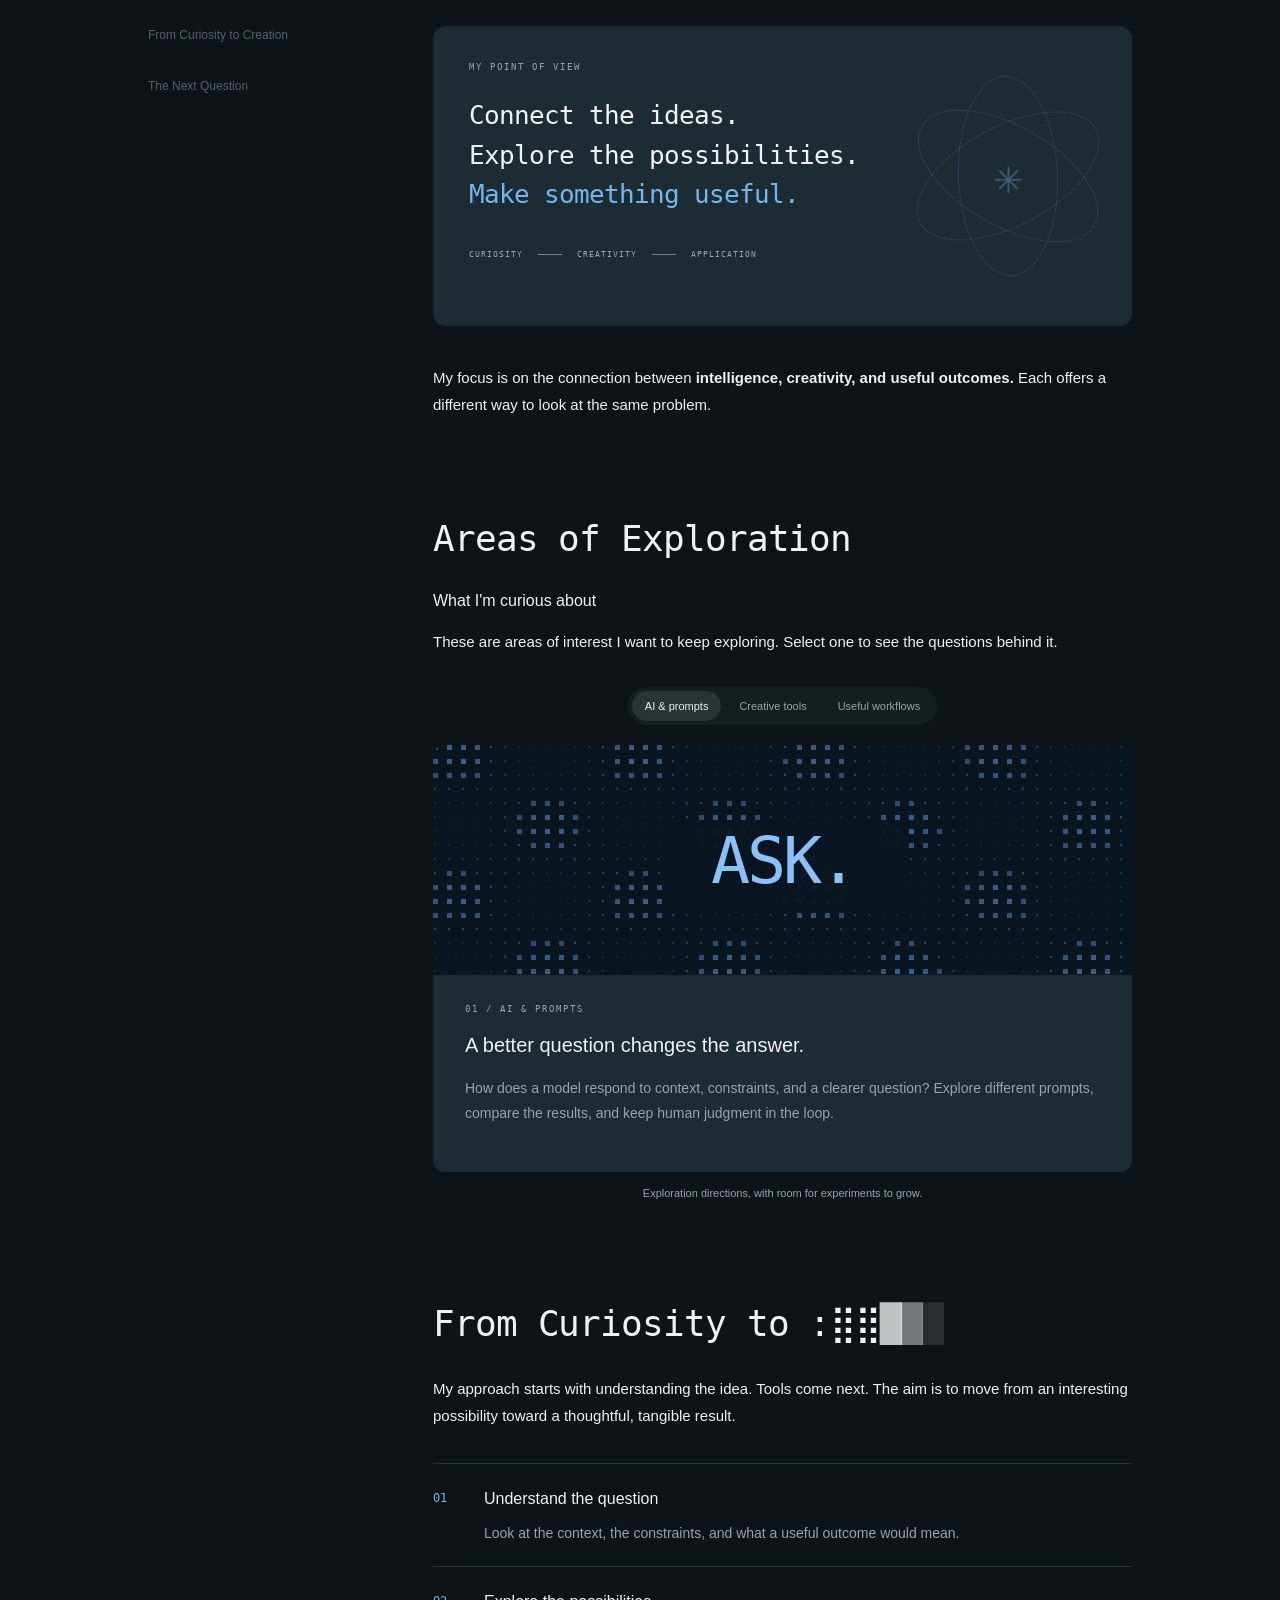
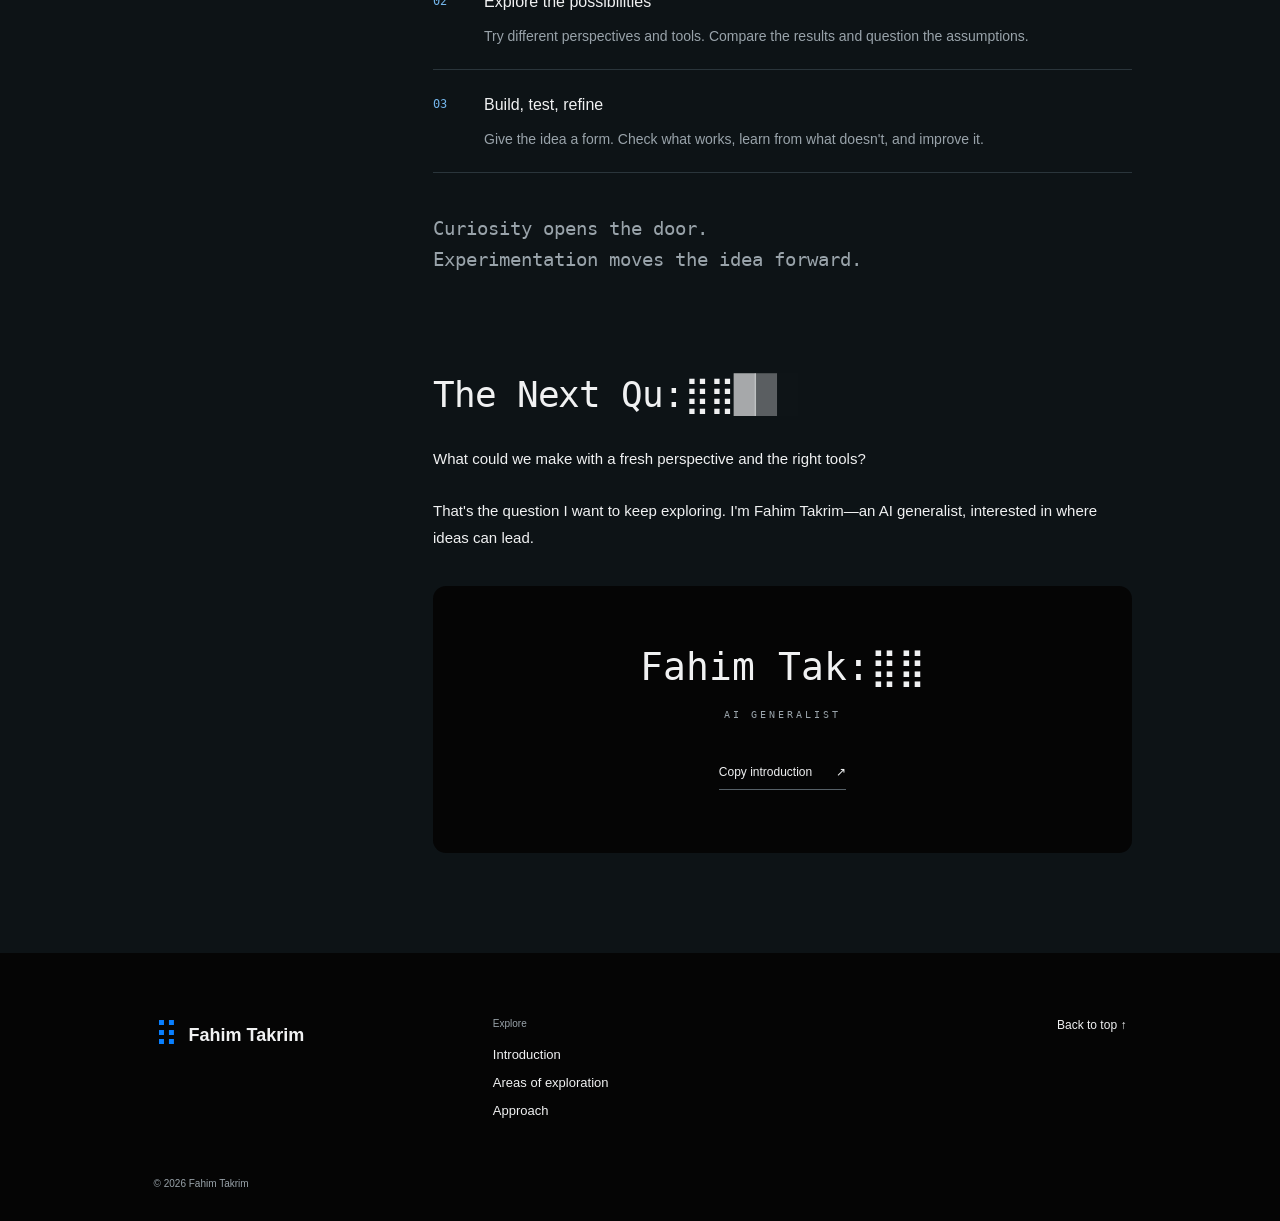
<file: templates/portfolio/muse-wonder/index.html>
<!doctype html>
<html lang="en" data-theme="dark">
<head>
<meta charset="utf-8"><meta name="viewport" content="width=device-width,initial-scale=1"><meta name="theme-color" content="#0d1316"><meta name="description" content="Fahim Takrim — AI Generalist. An introduction to curiosity, creative exploration, and practical AI."><title>Fahim Takrim — AI Generalist</title><link rel="preload" as="font" type="font/woff" href="fonts/mono.woff" crossorigin><link rel="stylesheet" href="style.css">
</head>
<body>
<a class="skip" href="#introduction">Skip animation</a>
<header class="site-header"><a class="brand" href="#top" aria-label="Fahim Takrim home"><span class="brand-mark" aria-hidden="true">⠿</span><span>Fahim Takrim</span></a><nav aria-label="Main"><a href="#introduction">AI Generalist <span aria-hidden="true">⌄</span></a><a class="explore-link" href="#explorations">Explorations</a></nav><div class="header-actions"><button class="icon-button" id="motion" type="button" aria-pressed="false" aria-label="Pause animation" title="Pause animation">Ⅱ</button><button class="icon-button" id="theme" type="button" aria-label="Switch to light theme" title="Switch to light theme">◐</button><a class="blue-button" href="#introduction">Meet Fahim</a></div></header>
<main id="top">
<section class="hero" aria-labelledby="hero-name"><div class="hero-inner"><canvas id="hero-field" aria-hidden="true"></canvas><h1 id="hero-name" data-scramble aria-label="Fahim Takrim">Fahim Takrim</h1></div></section>
<div class="page-width">
<section class="intro-film" aria-label="Animated introduction"><canvas id="intro-film" role="img" aria-label="Fahim Takrim, AI Generalist. Explore, create, build."></canvas><div class="film-caption"><span>FAHIM TAKRIM / AI GENERALIST</span><button id="film-toggle" type="button" aria-label="Pause introduction">Ⅱ</button></div><div class="film-progress"><span id="film-progress"></span></div></section>
<section class="opening" id="introduction"><p class="intro-lead">An AI generalist exploring what comes next.</p><p>I'm <strong>Fahim Takrim</strong>. I'm interested in the space where human curiosity meets artificial intelligence: the questions we can ask, the ideas we can explore, and the things we can make.</p><p>Being a generalist means looking across disciplines. For me, that means bringing creative thinking and practical experimentation together—starting with an idea, exploring the right tools, and learning through the process.</p><p>This is my introduction: a look at the directions I'm exploring and the way I approach new possibilities.</p></section>
<div class="article-layout">
<aside class="contents" aria-label="On this page"><span>Contents</span><a href="#perspective" class="active">A Generalist's Perspective</a><a href="#explorations">Areas of Exploration</a><a href="#approach">From Curiosity to Creation</a><a href="#next">The Next Question</a></aside>
<article>
<section class="article-section" id="perspective"><h2 data-scramble>A Generalist's Perspective</h2><p>AI brings different kinds of work closer together. A question can become a sketch; a sketch can become a prototype. The interesting part is knowing what to explore—and why.</p><div class="perspective-panel"><div class="panel-overline">MY POINT OF VIEW</div><p class="panel-statement">Connect the ideas.<br>Explore the possibilities.<br><span>Make something useful.</span></p><div class="constellation" aria-hidden="true"><div class="orbit orbit-a"></div><div class="orbit orbit-b"></div><div class="orbit orbit-c"></div><span>✳</span></div><div class="panel-foot"><span>CURIOSITY</span><i></i><span>CREATIVITY</span><i></i><span>APPLICATION</span></div></div><p>My focus is on the connection between <strong>intelligence, creativity, and useful outcomes.</strong> Each offers a different way to look at the same problem.</p></section>
<section class="article-section" id="explorations"><h2 data-scramble>Areas of Exploration</h2><h3>What I'm curious about</h3><p>These are areas of interest I want to keep exploring. Select one to see the questions behind it.</p><div class="exploration-tabs" role="tablist" aria-label="Areas of exploration"><button id="tab-models" class="active" role="tab" aria-selected="true" aria-controls="exploration-panel" data-tab="models">AI & prompts</button><button id="tab-creative" role="tab" aria-selected="false" aria-controls="exploration-panel" data-tab="creative" tabindex="-1">Creative tools</button><button id="tab-workflows" role="tab" aria-selected="false" aria-controls="exploration-panel" data-tab="workflows" tabindex="-1">Useful workflows</button></div><div class="exploration-panel" id="exploration-panel" role="tabpanel" aria-labelledby="tab-models"><div class="experiment-art" aria-hidden="true"><canvas id="experiment-field"></canvas><div id="experiment-word">ASK.</div></div><div class="experiment-copy"><span class="panel-overline" id="experiment-label">01 / AI & PROMPTS</span><h3 id="experiment-title">A better question changes the answer.</h3><p id="experiment-description">How does a model respond to context, constraints, and a clearer question? Explore different prompts, compare the results, and keep human judgment in the loop.</p></div></div><p class="caption">Exploration directions, with room for experiments to grow.</p></section>
<section class="article-section" id="approach"><h2 data-scramble>From Curiosity to Creation</h2><p>My approach starts with understanding the idea. Tools come next. The aim is to move from an interesting possibility toward a thoughtful, tangible result.</p><div class="process-list"><div><span class="process-index">01</span><h3>Understand the question</h3><p>Look at the context, the constraints, and what a useful outcome would mean.</p></div><div><span class="process-index">02</span><h3>Explore the possibilities</h3><p>Try different perspectives and tools. Compare the results and question the assumptions.</p></div><div><span class="process-index">03</span><h3>Build, test, refine</h3><p>Give the idea a form. Check what works, learn from what doesn't, and improve it.</p></div></div><blockquote>Curiosity opens the door.<br>Experimentation moves the idea forward.</blockquote></section>
<section class="article-section" id="next"><h2 data-scramble>The Next Question</h2><p>What could we make with a fresh perspective and the right tools?</p><p>That's the question I want to keep exploring. I'm Fahim Takrim—an AI generalist, interested in where ideas can lead.</p><div class="signature-panel"><span class="signature-name" data-scramble>Fahim Takrim</span><span>AI GENERALIST</span><button id="copy-intro" type="button">Copy introduction <span aria-hidden="true">↗</span></button><p id="copy-status" aria-live="polite" role="status"></p></div></section>
</article>
</div></div>
</main>
<footer><div class="footer-inner"><a href="#top" class="brand"><span class="brand-mark" aria-hidden="true">⠿</span> Fahim Takrim</a><div><span>Explore</span><a href="#introduction">Introduction</a><a href="#explorations">Areas of exploration</a><a href="#approach">Approach</a></div><a class="back-top" href="#top">Back to top ↑</a><p>© 2026 Fahim Takrim</p></div></footer>
<canvas id="page-field" aria-hidden="true"></canvas>
<script src="app.js"></script>
</body></html>
</file>
<file: templates/agency-studio/kinetic-craft/style.css>
/* Kinetic Craft Studio — Luxury Motion & Interactive Styling */
:root {
  --bg: #080808;
  --bg-card: #121212;
  --bg-card-hover: #181818;
  --border: rgba(255, 255, 255, 0.08);
  --border-active: rgba(255, 255, 255, 0.25);
  --text: #f1f5f9;
  --text-muted: #94a3b8;
  --text-dim: #64748b;
  --accent: #ff3366;
  --accent-glow: rgba(255, 51, 102, 0.35);
  --font-sans: -apple-system, BlinkMacSystemFont, "Segoe UI", Roboto, "Helvetica Neue", sans-serif;
  --font-mono: ui-monospace, SFMono-Regular, Menlo, Monaco, Consolas, monospace;
}

* {
  box-sizing: border-box;
  margin: 0;
  padding: 0;
}

html {
  scroll-behavior: smooth;
  background: var(--bg);
  color: var(--text);
  font-family: var(--font-sans);
  cursor: none; /* Handled by custom magnetic cursor */
}

a, button {
  cursor: none;
}

/* Custom Magnetic Cursor */
.cursor-dot {
  position: fixed;
  top: 0;
  left: 0;
  width: 8px;
  height: 8px;
  background: #fff;
  border-radius: 50%;
  pointer-events: none;
  z-index: 9999;
  transform: translate(-50%, -50%);
  transition: opacity 0.2s ease, transform 0.05s ease;
}

.cursor-circle {
  position: fixed;
  top: 0;
  left: 0;
  width: 36px;
  height: 36px;
  border: 1px solid rgba(255, 255, 255, 0.4);
  border-radius: 50%;
  pointer-events: none;
  z-index: 9998;
  transform: translate(-50%, -50%);
  transition: width 0.2s ease, height 0.2s ease, border-color 0.2s ease, background 0.2s ease;
}

.cursor-circle.hovering {
  width: 64px;
  height: 64px;
  background: rgba(255, 255, 255, 0.08);
  border-color: var(--accent);
}

/* Studio Header */
.studio-header {
  position: sticky;
  top: 0;
  z-index: 100;
  backdrop-filter: blur(20px);
  -webkit-backdrop-filter: blur(20px);
  background: rgba(8, 8, 8, 0.7);
  border-bottom: 1px solid var(--border);
}

.header-container {
  max-width: 1300px;
  margin: 0 auto;
  padding: 22px 32px;
  display: flex;
  align-items: center;
  justify-content: space-between;
}

.studio-brand {
  display: flex;
  align-items: center;
  gap: 12px;
  text-decoration: none;
  color: var(--text);
}

.brand-monogram {
  width: 32px;
  height: 32px;
  background: #fff;
  color: #000;
  font-weight: 900;
  font-size: 13px;
  display: flex;
  align-items: center;
  justify-content: center;
  border-radius: 4px;
  letter-spacing: -0.05em;
}

.brand-full {
  font-size: 16px;
  font-weight: 600;
  letter-spacing: -0.02em;
}

.brand-full sup {
  font-size: 10px;
  color: var(--accent);
  margin-left: 2px;
}

.studio-nav {
  display: flex;
  gap: 36px;
}

.magnetic-link {
  text-decoration: none;
  color: var(--text-muted);
  font-size: 14px;
  font-weight: 500;
  letter-spacing: 0.02em;
  transition: color 0.2s;
  display: inline-block;
}

.magnetic-link:hover {
  color: #fff;
}

.magnetic-btn {
  display: inline-flex;
  align-items: center;
  gap: 8px;
  text-decoration: none;
  border-radius: 9999px;
  font-size: 13px;
  font-weight: 600;
  letter-spacing: 0.02em;
  transition: all 0.2s cubic-bezier(0.2, 0.8, 0.2, 1);
}

.btn-talk {
  background: #181818;
  border: 1px solid var(--border);
  color: var(--text);
  padding: 10px 20px;
}

.btn-talk:hover {
  background: #fff;
  color: #000;
  border-color: #fff;
}

.btn-talk .btn-arrow {
  transition: transform 0.2s;
}

.btn-talk:hover .btn-arrow {
  transform: translate(2px, -2px);
}

/* Hero Section */
.hero-section {
  max-width: 1300px;
  margin: 0 auto;
  padding: 100px 32px 80px;
}

.hero-meta {
  display: inline-flex;
  align-items: center;
  gap: 8px;
  font-family: var(--font-mono);
  font-size: 12px;
  color: var(--text-dim);
  letter-spacing: 0.08em;
  margin-bottom: 32px;
}

.status-indicator {
  color: #10b981;
  font-size: 10px;
  animation: pulse 2s infinite;
}

.hero-headline {
  font-size: clamp(40px, 6.5vw, 84px);
  font-weight: 700;
  line-height: 1.08;
  letter-spacing: -0.04em;
  max-width: 1100px;
  margin-bottom: 50px;
}

.headline-accent {
  display: block;
  color: var(--accent);
  font-style: italic;
  font-weight: 400;
  text-shadow: 0 0 40px var(--accent-glow);
}

.hero-bottom {
  display: flex;
  align-items: flex-end;
  justify-content: space-between;
  gap: 40px;
  flex-wrap: wrap;
}

.hero-desc {
  max-width: 500px;
  font-size: 18px;
  line-height: 1.6;
  color: var(--text-muted);
}

.scroll-cue {
  display: flex;
  align-items: center;
  gap: 12px;
  font-family: var(--font-mono);
  font-size: 11px;
  color: var(--text-dim);
  letter-spacing: 0.1em;
}

.cue-line {
  width: 48px;
  height: 1px;
  background: var(--border-active);
}

/* Infinite Award Ticker */
.ticker-section {
  border-top: 1px solid var(--border);
  border-bottom: 1px solid var(--border);
  padding: 18px 0;
  overflow: hidden;
  background: #0d0d0d;
}

.ticker-track {
  display: flex;
  gap: 48px;
  width: 250%;
  animation: ticker-slide 20s linear infinite;
}

.ticker-item {
  font-family: var(--font-mono);
  font-size: 12px;
  letter-spacing: 0.12em;
  color: var(--text-muted);
  white-space: nowrap;
}

@keyframes ticker-slide {
  0% { transform: translateX(0); }
  100% { transform: translateX(-50%); }
}

/* Works Section */
.works-section {
  max-width: 1300px;
  margin: 120px auto;
  padding: 0 32px;
}

.section-title-wrap {
  margin-bottom: 60px;
}

.sub-label {
  font-family: var(--font-mono);
  font-size: 11px;
  letter-spacing: 0.15em;
  color: var(--accent);
  display: block;
  margin-bottom: 12px;
}

.section-heading {
  font-size: clamp(32px, 4vw, 52px);
  font-weight: 700;
  letter-spacing: -0.03em;
}

.works-grid {
  display: grid;
  grid-template-columns: repeat(2, 1fr);
  gap: 40px;
}

.work-card {
  text-decoration: none;
  display: block;
  border-radius: 16px;
  overflow: hidden;
  transition: transform 0.3s cubic-bezier(0.2, 0.8, 0.2, 1);
}

.card-visual {
  height: 380px;
  background: var(--bg-card);
  border: 1px solid var(--border);
  border-radius: 16px;
  position: relative;
  overflow: hidden;
  display: flex;
  align-items: center;
  justify-content: center;
  transition: border-color 0.3s;
}

.work-card:hover .card-visual {
  border-color: var(--border-active);
}

.visual-gradient {
  position: absolute;
  inset: 0;
  opacity: 0.45;
  transition: transform 0.6s cubic-bezier(0.2, 0.8, 0.2, 1), opacity 0.3s;
}

.g-coral { background: radial-gradient(circle at 70% 30%, #ff3366, transparent 65%); }
.g-violet { background: radial-gradient(circle at 30% 70%, #8b5cf6, transparent 65%); }
.g-amber { background: radial-gradient(circle at 60% 60%, #f59e0b, transparent 65%); }
.g-cyan { background: radial-gradient(circle at 40% 40%, #06b6d4, transparent 65%); }

.work-card:hover .visual-gradient {
  transform: scale(1.15);
  opacity: 0.7;
}

.visual-content {
  position: relative;
  z-index: 2;
  text-align: center;
}

.project-tag {
  font-family: var(--font-mono);
  font-size: 11px;
  letter-spacing: 0.1em;
  background: rgba(0, 0, 0, 0.5);
  backdrop-filter: blur(8px);
  padding: 6px 14px;
  border-radius: 9999px;
  border: 1px solid var(--border);
}

.card-meta {
  margin-top: 18px;
  display: flex;
  justify-content: space-between;
  align-items: baseline;
}

.card-title {
  font-size: 22px;
  font-weight: 600;
  margin-bottom: 4px;
}

.card-type {
  font-size: 14px;
  color: var(--text-muted);
}

.card-year {
  font-family: var(--font-mono);
  font-size: 13px;
  color: var(--text-dim);
}

/* Services Accordion */
.services-section {
  max-width: 1300px;
  margin: 120px auto;
  padding: 0 32px;
}

.services-list {
  border-top: 1px solid var(--border);
}

.service-row {
  display: grid;
  grid-template-columns: 80px 1fr 40px;
  align-items: center;
  padding: 40px 16px;
  border-bottom: 1px solid var(--border);
  transition: all 0.25s ease;
  cursor: none;
}

.service-row:hover,
.service-row.active {
  background: rgba(255, 255, 255, 0.02);
  padding-left: 28px;
}

.service-num {
  font-family: var(--font-mono);
  font-size: 14px;
  color: var(--accent);
}

.service-name {
  font-size: clamp(20px, 2.5vw, 30px);
  font-weight: 600;
  margin-bottom: 8px;
}

.service-desc {
  font-size: 15px;
  color: var(--text-muted);
  max-width: 650px;
  line-height: 1.6;
}

.service-arrow {
  font-size: 24px;
  color: var(--text-dim);
  transition: transform 0.2s, color 0.2s;
}

.service-row:hover .service-arrow {
  color: var(--accent);
  transform: translateX(8px);
}

/* Contact Scope Estimator */
.contact-section {
  max-width: 1300px;
  margin: 120px auto 80px;
  padding: 0 32px;
}

.contact-card {
  background: #111111;
  border: 1px solid var(--border);
  border-radius: 24px;
  padding: 80px 48px;
  text-align: center;
}

.contact-title {
  font-size: clamp(32px, 4.5vw, 56px);
  font-weight: 700;
  letter-spacing: -0.03em;
  margin: 16px 0;
}

.contact-sub {
  font-size: 16px;
  color: var(--text-muted);
  margin-bottom: 40px;
}

.scope-selector {
  display: flex;
  gap: 12px;
  justify-content: center;
  flex-wrap: wrap;
  margin-bottom: 28px;
}

.scope-pill {
  background: transparent;
  border: 1px solid var(--border);
  color: var(--text-muted);
  padding: 12px 24px;
  border-radius: 9999px;
  font-size: 14px;
  font-weight: 500;
  transition: all 0.2s ease;
}

.scope-pill.active,
.scope-pill:hover {
  background: #fff;
  color: #000;
  border-color: #fff;
}

.scope-output {
  font-family: var(--font-mono);
  font-size: 14px;
  color: var(--text-muted);
  margin-bottom: 48px;
}

.scope-output strong {
  color: var(--accent);
}

.contact-actions {
  display: flex;
  align-items: center;
  justify-content: center;
  gap: 20px;
  flex-wrap: wrap;
}

.btn-primary-large {
  background: var(--accent);
  color: #fff;
  padding: 16px 36px;
  font-size: 15px;
  border: none;
  box-shadow: 0 0 40px var(--accent-glow);
}

.btn-primary-large:hover {
  background: #ff1f59;
  transform: translateY(-2px);
}

.btn-copy-email {
  background: transparent;
  border: 1px solid var(--border);
  color: var(--text-muted);
  padding: 16px 24px;
  border-radius: 9999px;
  font-family: var(--font-mono);
  font-size: 13px;
  transition: border-color 0.2s;
}

.btn-copy-email:hover {
  border-color: #fff;
  color: #fff;
}

/* Footer */
.studio-footer {
  border-top: 1px solid var(--border);
  padding: 40px 32px;
}

.footer-inner {
  max-width: 1300px;
  margin: 0 auto;
  display: flex;
  justify-content: space-between;
  align-items: center;
  flex-wrap: wrap;
  gap: 20px;
}

.footer-left {
  display: flex;
  align-items: center;
  gap: 16px;
}

.footer-left p {
  font-size: 13px;
  color: var(--text-dim);
}

.footer-right {
  display: flex;
  gap: 28px;
}

.footer-link {
  font-size: 13px;
  color: var(--text-muted);
  text-decoration: none;
  transition: color 0.15s;
}

.footer-link:hover {
  color: #fff;
}

/* Responsive */
@media (max-width: 900px) {
  .works-grid {
    grid-template-columns: 1fr;
  }
  .service-row {
    grid-template-columns: 40px 1fr 20px;
  }
  .studio-nav {
    display: none;
  }
  .contact-card {
    padding: 50px 24px;
  }
}
</file>
<file: templates/dashboard-app/apex-analytics/style.css>
/* Apex Analytics — Tremor & shadcn Minimalist Dashboard Styles */
:root {
  --bg: #09090b;
  --sidebar-bg: #0c0a09;
  --card-bg: #121215;
  --card-border: rgba(255, 255, 255, 0.08);
  --border-muted: rgba(255, 255, 255, 0.05);
  --text: #fafafa;
  --text-muted: #a1a1aa;
  --text-sub: #71717a;
  --accent: #3b82f6;
  --accent-hover: #2563eb;
  --emerald: #10b981;
  --emerald-bg: rgba(16, 185, 129, 0.1);
  --purple: #a855f7;
  --amber: #f59e0b;
  --rose: #ef4444;
  --font-sans: -apple-system, BlinkMacSystemFont, "Segoe UI", Roboto, "Helvetica Neue", sans-serif;
  --font-mono: ui-monospace, SFMono-Regular, Menlo, Monaco, Consolas, monospace;
}

[data-theme="light"] {
  --bg: #f8fafc;
  --sidebar-bg: #ffffff;
  --card-bg: #ffffff;
  --card-border: rgba(0, 0, 0, 0.08);
  --border-muted: rgba(0, 0, 0, 0.04);
  --text: #0f172a;
  --text-muted: #64748b;
  --text-sub: #94a3b8;
  --accent: #2563eb;
  --accent-hover: #1d4ed8;
  --emerald-bg: rgba(16, 185, 129, 0.12);
}

* {
  box-sizing: border-box;
  margin: 0;
  padding: 0;
}

body {
  font-family: var(--font-sans);
  background: var(--bg);
  color: var(--text);
  overflow-x: hidden;
  height: 100vh;
}

.app-layout {
  display: flex;
  height: 100vh;
  overflow: hidden;
}

/* Sidebar Navigation */
.sidebar {
  width: 260px;
  background: var(--sidebar-bg);
  border-right: 1px solid var(--card-border);
  display: flex;
  flex-direction: column;
  transition: width 0.25s cubic-bezier(0.4, 0, 0.2, 1);
  flex-shrink: 0;
}

.sidebar.collapsed {
  width: 72px;
}

.sidebar.collapsed .brand-sub,
.sidebar.collapsed .cluster-info,
.sidebar.collapsed .nav-group-title,
.sidebar.collapsed .nav-item span,
.sidebar.collapsed .user-details,
.sidebar.collapsed .nav-badge {
  display: none;
}

.sidebar-header {
  padding: 20px 18px;
  display: flex;
  align-items: center;
  justify-content: space-between;
  border-bottom: 1px solid var(--card-border);
}

.sidebar-brand {
  display: flex;
  align-items: center;
  gap: 10px;
}

.brand-glyph {
  width: 30px;
  height: 30px;
  border-radius: 8px;
  background: var(--accent);
  color: #fff;
  display: flex;
  align-items: center;
  justify-content: center;
  font-weight: 800;
  font-size: 14px;
}

.brand-title {
  font-size: 16px;
  font-weight: 700;
}

.brand-sub {
  color: var(--accent);
}

.sidebar-toggle {
  background: transparent;
  border: 1px solid var(--card-border);
  color: var(--text-muted);
  width: 26px;
  height: 26px;
  border-radius: 6px;
  cursor: pointer;
  display: flex;
  align-items: center;
  justify-content: center;
  font-size: 14px;
  transition: all 0.15s;
}

.sidebar-toggle:hover {
  color: var(--text);
  border-color: var(--accent);
}

.cluster-selector {
  margin: 14px 16px;
  padding: 10px 12px;
  background: rgba(255, 255, 255, 0.03);
  border: 1px solid var(--card-border);
  border-radius: 10px;
  display: flex;
  align-items: center;
  gap: 10px;
}

.cluster-indicator {
  width: 8px;
  height: 8px;
  border-radius: 50%;
  background: var(--emerald);
  box-shadow: 0 0 8px var(--emerald);
}

.cluster-name {
  font-size: 12px;
  font-weight: 600;
  display: block;
}

.cluster-meta {
  font-size: 11px;
  color: var(--text-muted);
}

.sidebar-nav {
  padding: 12px 14px;
  flex: 1;
  overflow-y: auto;
}

.nav-group-title {
  font-family: var(--font-mono);
  font-size: 10px;
  color: var(--text-sub);
  letter-spacing: 0.08em;
  margin: 16px 8px 8px;
}

.nav-item {
  display: flex;
  align-items: center;
  gap: 12px;
  padding: 9px 12px;
  border-radius: 8px;
  color: var(--text-muted);
  text-decoration: none;
  font-size: 13px;
  font-weight: 500;
  transition: all 0.15s ease;
  margin-bottom: 2px;
}

.nav-item:hover {
  background: rgba(255, 255, 255, 0.04);
  color: var(--text);
}

.nav-item.active {
  background: rgba(59, 130, 246, 0.12);
  color: var(--accent);
}

.nav-badge {
  margin-left: auto;
  font-size: 11px;
  background: rgba(255, 255, 255, 0.06);
  padding: 2px 7px;
  border-radius: 9999px;
  color: var(--text-muted);
}

.sidebar-user {
  padding: 16px;
  border-top: 1px solid var(--card-border);
  display: flex;
  align-items: center;
  gap: 12px;
}

.user-avatar {
  width: 34px;
  height: 34px;
  border-radius: 50%;
  background: linear-gradient(135deg, var(--accent), var(--purple));
  color: #fff;
  display: flex;
  align-items: center;
  justify-content: center;
  font-size: 12px;
  font-weight: 700;
}

.user-name {
  font-size: 13px;
  font-weight: 600;
  display: block;
}

.user-role {
  font-size: 11px;
  color: var(--text-muted);
}

/* Main Wrapper */
.main-wrapper {
  flex: 1;
  display: flex;
  flex-direction: column;
  overflow-y: auto;
  height: 100vh;
}

.topbar {
  padding: 18px 32px;
  border-bottom: 1px solid var(--card-border);
  display: flex;
  align-items: center;
  justify-content: space-between;
  background: var(--bg);
  position: sticky;
  top: 0;
  z-index: 10;
}

.page-title {
  font-size: 20px;
  font-weight: 700;
  letter-spacing: -0.01em;
}

.page-breadcrumb {
  font-size: 12px;
  color: var(--text-muted);
}

.topbar-actions {
  display: flex;
  align-items: center;
  gap: 12px;
}

.time-range-picker {
  display: flex;
  background: rgba(255, 255, 255, 0.04);
  border: 1px solid var(--card-border);
  border-radius: 8px;
  padding: 3px;
}

.range-btn {
  background: transparent;
  border: none;
  color: var(--text-muted);
  font-size: 12px;
  font-weight: 600;
  padding: 5px 10px;
  border-radius: 6px;
  cursor: pointer;
  transition: all 0.15s;
}

.range-btn.active {
  background: var(--card-bg);
  color: var(--text);
  box-shadow: 0 1px 4px rgba(0, 0, 0, 0.2);
}

.btn-icon {
  width: 34px;
  height: 34px;
  border-radius: 8px;
  border: 1px solid var(--card-border);
  background: var(--card-bg);
  color: var(--text);
  cursor: pointer;
  display: flex;
  align-items: center;
  justify-content: center;
  font-size: 15px;
}

.btn-primary {
  background: var(--accent);
  color: #fff;
  border: none;
  padding: 8px 16px;
  border-radius: 8px;
  font-size: 13px;
  font-weight: 600;
  cursor: pointer;
  transition: background 0.15s;
}

.btn-primary:hover {
  background: var(--accent-hover);
}

.dashboard-body {
  padding: 32px;
  max-width: 1400px;
  margin: 0 auto;
  width: 100%;
}

/* Tremor KPI Cards */
.kpi-grid {
  display: grid;
  grid-template-columns: repeat(4, 1fr);
  gap: 20px;
  margin-bottom: 28px;
}

.kpi-card {
  background: var(--card-bg);
  border: 1px solid var(--card-border);
  border-radius: 14px;
  padding: 22px;
  display: flex;
  flex-direction: column;
  transition: transform 0.2s ease, border-color 0.2s ease;
}

.kpi-card:hover {
  transform: translateY(-2px);
  border-color: rgba(255, 255, 255, 0.15);
}

.kpi-header {
  display: flex;
  align-items: center;
  justify-content: space-between;
  margin-bottom: 8px;
}

.kpi-title {
  font-size: 11px;
  font-weight: 600;
  color: var(--text-muted);
  letter-spacing: 0.05em;
}

.kpi-trend {
  font-size: 12px;
  font-weight: 600;
  padding: 2px 7px;
  border-radius: 9999px;
}

.kpi-trend.positive {
  color: var(--emerald);
  background: var(--emerald-bg);
}

.kpi-trend.negative {
  color: var(--rose);
  background: rgba(239, 68, 68, 0.1);
}

.kpi-value {
  font-size: 30px;
  font-weight: 800;
  letter-spacing: -0.02em;
  margin-bottom: 12px;
}

.kpi-sparkline {
  height: 28px;
  width: 100%;
  margin-bottom: 10px;
}

.kpi-sparkline svg {
  width: 100%;
  height: 100%;
}

.kpi-footer {
  font-size: 12px;
  color: var(--text-sub);
}

/* Analytics Chart Area */
.chart-section {
  background: var(--card-bg);
  border: 1px solid var(--card-border);
  border-radius: 14px;
  padding: 24px;
  margin-bottom: 28px;
}

.chart-header {
  display: flex;
  align-items: center;
  justify-content: space-between;
  margin-bottom: 20px;
  flex-wrap: wrap;
  gap: 16px;
}

.chart-title {
  font-size: 16px;
  font-weight: 600;
}

.chart-sub {
  font-size: 13px;
  color: var(--text-muted);
}

.chart-metrics-tabs {
  display: flex;
  gap: 8px;
}

.metric-tab {
  background: rgba(255, 255, 255, 0.03);
  border: 1px solid var(--card-border);
  color: var(--text-muted);
  padding: 6px 14px;
  border-radius: 8px;
  font-size: 12px;
  font-weight: 500;
  cursor: pointer;
  transition: all 0.15s;
}

.metric-tab.active {
  background: rgba(59, 130, 246, 0.12);
  border-color: var(--accent);
  color: var(--accent);
}

.canvas-container {
  position: relative;
  width: 100%;
  height: 280px;
}

.chart-tooltip {
  position: absolute;
  pointer-events: none;
  background: rgba(18, 18, 21, 0.95);
  border: 1px solid var(--card-border);
  border-radius: 8px;
  padding: 8px 12px;
  font-size: 12px;
  color: #fff;
  display: none;
  transform: translate(-50%, -120%);
  box-shadow: 0 4px 14px rgba(0, 0, 0, 0.4);
}

/* shadcn-Style Filterable Table */
.table-section {
  background: var(--card-bg);
  border: 1px solid var(--card-border);
  border-radius: 14px;
  padding: 24px;
}

.table-toolbar {
  display: flex;
  align-items: center;
  justify-content: space-between;
  margin-bottom: 20px;
  gap: 16px;
  flex-wrap: wrap;
}

.search-wrap {
  display: flex;
  align-items: center;
  gap: 10px;
  background: rgba(255, 255, 255, 0.03);
  border: 1px solid var(--card-border);
  border-radius: 8px;
  padding: 8px 12px;
  min-width: 280px;
}

.search-wrap svg {
  color: var(--text-sub);
}

.search-wrap input {
  background: transparent;
  border: none;
  outline: none;
  color: var(--text);
  font-size: 13px;
  width: 100%;
}

.table-actions {
  display: flex;
  align-items: center;
  gap: 10px;
}

.table-select {
  background: rgba(255, 255, 255, 0.03);
  border: 1px solid var(--card-border);
  color: var(--text);
  padding: 8px 14px;
  border-radius: 8px;
  font-size: 13px;
  outline: none;
}

.btn-outline {
  background: transparent;
  border: 1px solid var(--card-border);
  color: var(--text);
  padding: 8px 14px;
  border-radius: 8px;
  font-size: 13px;
  cursor: pointer;
  transition: all 0.15s;
}

.btn-outline:hover {
  border-color: var(--accent);
}

.table-responsive {
  overflow-x: auto;
}

.data-table {
  width: 100%;
  border-collapse: collapse;
  text-align: left;
}

.data-table th {
  padding: 12px 16px;
  font-size: 11px;
  font-weight: 600;
  color: var(--text-muted);
  border-bottom: 1px solid var(--card-border);
  letter-spacing: 0.05em;
}

.data-table td {
  padding: 16px;
  font-size: 13px;
  border-bottom: 1px solid var(--border-muted);
}

.data-table tr:hover td {
  background: rgba(255, 255, 255, 0.02);
}

.badge {
  display: inline-flex;
  align-items: center;
  gap: 5px;
  padding: 4px 9px;
  border-radius: 9999px;
  font-size: 11px;
  font-weight: 600;
}

.badge.completed {
  background: rgba(16, 185, 129, 0.12);
  color: var(--emerald);
}

.badge.simulating {
  background: rgba(59, 130, 246, 0.12);
  color: var(--accent);
}

.badge.queued {
  background: rgba(245, 158, 11, 0.12);
  color: var(--amber);
}

.table-pagination {
  display: flex;
  align-items: center;
  justify-content: space-between;
  margin-top: 20px;
  padding-top: 16px;
  border-top: 1px solid var(--card-border);
}

.pagination-info {
  font-size: 12px;
  color: var(--text-muted);
}

.pagination-btns {
  display: flex;
  gap: 6px;
}

.btn-page {
  background: transparent;
  border: 1px solid var(--card-border);
  color: var(--text-muted);
  padding: 5px 10px;
  border-radius: 6px;
  font-size: 12px;
  cursor: pointer;
}

.btn-page.active {
  background: var(--accent);
  color: #fff;
  border-color: var(--accent);
}

.btn-page:disabled {
  opacity: 0.4;
  cursor: not-allowed;
}

/* Modal */
.modal-backdrop {
  position: fixed;
  inset: 0;
  background: rgba(0, 0, 0, 0.65);
  backdrop-filter: blur(4px);
  z-index: 1000;
  display: flex;
  align-items: center;
  justify-content: center;
  opacity: 0;
  pointer-events: none;
  transition: opacity 0.2s ease;
}

.modal-backdrop.open {
  opacity: 1;
  pointer-events: auto;
}

.modal-card {
  background: #141418;
  border: 1px solid var(--card-border);
  border-radius: 16px;
  width: 90%;
  max-width: 520px;
  box-shadow: 0 20px 40px rgba(0, 0, 0, 0.6);
  transform: translateY(20px);
  transition: transform 0.2s ease;
}

.modal-backdrop.open .modal-card {
  transform: translateY(0);
}

.modal-header {
  padding: 20px 24px;
  border-bottom: 1px solid var(--card-border);
  display: flex;
  align-items: center;
  justify-content: space-between;
}

.modal-close {
  background: transparent;
  border: none;
  color: var(--text-muted);
  font-size: 20px;
  cursor: pointer;
}

.modal-body {
  padding: 24px;
}

.form-group {
  margin-bottom: 18px;
}

.form-group label {
  display: block;
  font-size: 12px;
  font-weight: 600;
  margin-bottom: 6px;
  color: var(--text-muted);
}

.form-group input,
.form-group select,
.form-group textarea {
  width: 100%;
  background: rgba(255, 255, 255, 0.04);
  border: 1px solid var(--card-border);
  border-radius: 8px;
  padding: 10px 14px;
  color: var(--text);
  font-size: 13px;
  outline: none;
}

.form-group input:focus,
.form-group select:focus,
.form-group textarea:focus {
  border-color: var(--accent);
}

.form-row {
  display: grid;
  grid-template-columns: 1fr 1fr;
  gap: 16px;
}

.modal-footer {
  display: flex;
  justify-content: flex-end;
  gap: 10px;
  margin-top: 24px;
}

/* Responsive */
@media (max-width: 1024px) {
  .kpi-grid {
    grid-template-columns: repeat(2, 1fr);
  }
}

@media (max-width: 768px) {
  .sidebar {
    position: absolute;
    z-index: 100;
    height: 100vh;
    left: -260px;
  }
  .sidebar.open {
    left: 0;
  }
  .kpi-grid {
    grid-template-columns: 1fr;
  }
}
</file>
<file: templates/landing-page/nova-saas/style.css>
/* Nova SaaS Design System & Stylesheet */
:root {
  --bg: #030712;
  --bg-card: rgba(17, 24, 39, 0.7);
  --bg-card-hover: rgba(31, 41, 55, 0.85);
  --border: rgba(255, 255, 255, 0.08);
  --border-glow: rgba(99, 102, 241, 0.4);
  --text: #f9fafb;
  --text-muted: #9ca3af;
  --accent: #6366f1;
  --accent-purple: #a855f7;
  --accent-cyan: #06b6d4;
  --accent-emerald: #10b981;
  --font-sans: system-ui, -apple-system, BlinkMacSystemFont, "Segoe UI", Roboto, "Helvetica Neue", sans-serif;
  --font-mono: ui-monospace, SFMono-Regular, Menlo, Monaco, Consolas, "Liberation Mono", monospace;
  --spotlight-x: 50vw;
  --spotlight-y: 200px;
}

[data-theme="light"] {
  --bg: #f8fafc;
  --bg-card: rgba(255, 255, 255, 0.85);
  --bg-card-hover: #ffffff;
  --border: rgba(0, 0, 0, 0.08);
  --border-glow: rgba(99, 102, 241, 0.3);
  --text: #0f172a;
  --text-muted: #64748b;
  --accent: #4f46e5;
  --accent-purple: #9333ea;
  --accent-cyan: #0891b2;
}

* {
  box-sizing: border-box;
  margin: 0;
  padding: 0;
}

html {
  scroll-behavior: smooth;
  font-family: var(--font-sans);
  background: var(--bg);
  color: var(--text);
  overflow-x: hidden;
}

/* Ambient Spotlight & Grid */
.spotlight {
  position: fixed;
  inset: 0;
  pointer-events: none;
  z-index: 1;
  background: radial-gradient(
    800px circle at var(--spotlight-x) var(--spotlight-y),
    rgba(99, 102, 241, 0.12),
    transparent 70%
  );
  transition: opacity 0.3s ease;
}

.grid-canvas {
  position: fixed;
  inset: 0;
  width: 100vw;
  height: 100vh;
  pointer-events: none;
  z-index: 0;
  opacity: 0.6;
}

/* Navigation */
.navbar {
  position: sticky;
  top: 0;
  z-index: 100;
  backdrop-filter: blur(16px);
  -webkit-backdrop-filter: blur(16px);
  background: rgba(3, 7, 18, 0.65);
  border-bottom: 1px solid var(--border);
}

[data-theme="light"] .navbar {
  background: rgba(248, 250, 252, 0.75);
}

.nav-container {
  max-width: 1200px;
  margin: 0 auto;
  padding: 16px 24px;
  display: flex;
  align-items: center;
  justify-content: space-between;
}

.brand {
  display: flex;
  align-items: center;
  gap: 10px;
  text-decoration: none;
  color: var(--text);
  font-weight: 700;
  font-size: 20px;
}

.brand-symbol {
  width: 32px;
  height: 32px;
  border-radius: 8px;
  background: linear-gradient(135deg, var(--accent), var(--accent-purple));
  display: flex;
  align-items: center;
  justify-content: center;
  box-shadow: 0 0 16px rgba(99, 102, 241, 0.5);
}

.core-dot {
  width: 10px;
  height: 10px;
  background: #fff;
  border-radius: 50%;
  animation: pulse 2s infinite ease-in-out;
}

.brand-accent {
  color: var(--accent-cyan);
}

.nav-links {
  display: flex;
  gap: 28px;
}

.nav-links a {
  text-decoration: none;
  color: var(--text-muted);
  font-size: 14px;
  font-weight: 500;
  transition: color 0.15s ease;
}

.nav-links a:hover {
  color: var(--text);
}

.nav-actions {
  display: flex;
  align-items: center;
  gap: 12px;
}

.btn-ghost {
  background: transparent;
  border: 1px solid var(--border);
  color: var(--text);
  width: 38px;
  height: 38px;
  border-radius: 10px;
  cursor: pointer;
  display: flex;
  align-items: center;
  justify-content: center;
  font-size: 16px;
  transition: all 0.2s;
}

.btn-ghost:hover {
  border-color: var(--accent);
}

/* Magic UI Shimmer Button */
.btn-shimmer {
  position: relative;
  display: inline-flex;
  align-items: center;
  justify-content: center;
  padding: 10px 20px;
  font-size: 14px;
  font-weight: 600;
  color: #fff;
  background: #0f172a;
  border: 1px solid rgba(255, 255, 255, 0.15);
  border-radius: 9999px;
  overflow: hidden;
  text-decoration: none;
  box-shadow: 0 0 20px rgba(99, 102, 241, 0.2);
  transition: transform 0.2s ease, box-shadow 0.2s ease;
}

.btn-shimmer:hover {
  transform: translateY(-1px);
  box-shadow: 0 0 25px rgba(99, 102, 241, 0.4);
}

.shimmer-flare {
  position: absolute;
  top: 0;
  left: -100%;
  width: 60%;
  height: 100%;
  background: linear-gradient(
    90deg,
    transparent,
    rgba(255, 255, 255, 0.25),
    transparent
  );
  transform: skewX(-20deg);
  animation: shimmer 3s infinite ease-in-out;
}

@keyframes shimmer {
  0% { left: -100%; }
  35%, 100% { left: 200%; }
}

/* Hero Section */
.hero {
  max-width: 1100px;
  margin: 60px auto 40px;
  padding: 0 24px;
  text-align: center;
  position: relative;
  z-index: 2;
}

.hero-badge {
  display: inline-flex;
  align-items: center;
  gap: 8px;
  padding: 6px 14px;
  border-radius: 9999px;
  background: rgba(99, 102, 241, 0.1);
  border: 1px solid rgba(99, 102, 241, 0.3);
  color: var(--text);
  font-size: 13px;
  margin-bottom: 28px;
}

.badge-pulse {
  width: 8px;
  height: 8px;
  border-radius: 50%;
  background: var(--accent-cyan);
  box-shadow: 0 0 8px var(--accent-cyan);
  animation: pulse 1.5s infinite;
}

.hero-title {
  font-size: clamp(38px, 6vw, 68px);
  font-weight: 800;
  line-height: 1.1;
  letter-spacing: -0.03em;
  margin-bottom: 24px;
}

.text-gradient {
  background: linear-gradient(135deg, #a5b4fc 0%, #c084fc 50%, #38bdf8 100%);
  -webkit-background-clip: text;
  -webkit-text-fill-color: transparent;
}

.hero-sub {
  font-size: clamp(16px, 2vw, 20px);
  color: var(--text-muted);
  max-width: 680px;
  margin: 0 auto 36px;
  line-height: 1.6;
}

.hero-cta-group {
  display: flex;
  align-items: center;
  justify-content: center;
  gap: 16px;
  margin-bottom: 60px;
  flex-wrap: wrap;
}

.btn-primary-glow {
  display: inline-flex;
  align-items: center;
  gap: 8px;
  padding: 14px 28px;
  border-radius: 12px;
  background: linear-gradient(135deg, var(--accent), var(--accent-purple));
  color: #fff;
  font-weight: 600;
  font-size: 15px;
  text-decoration: none;
  box-shadow: 0 0 30px rgba(99, 102, 241, 0.4);
  transition: all 0.25s ease;
}

.btn-primary-glow:hover {
  transform: translateY(-2px);
  box-shadow: 0 0 45px rgba(99, 102, 241, 0.6);
}

.btn-secondary {
  display: inline-flex;
  align-items: center;
  gap: 8px;
  padding: 14px 24px;
  border-radius: 12px;
  background: var(--bg-card);
  border: 1px solid var(--border);
  color: var(--text);
  font-weight: 500;
  font-size: 15px;
  text-decoration: none;
  transition: all 0.2s ease;
}

.btn-secondary:hover {
  background: var(--bg-card-hover);
  border-color: rgba(255, 255, 255, 0.2);
}

/* 3D Tilt Card & Terminal Preview */
.hero-preview-wrapper {
  perspective: 1200px;
  margin-top: 20px;
  position: relative;
}

.preview-glow {
  position: absolute;
  top: 10%;
  left: 20%;
  right: 20%;
  height: 250px;
  background: linear-gradient(90deg, var(--accent), var(--accent-cyan));
  filter: blur(90px);
  opacity: 0.25;
  z-index: 0;
  pointer-events: none;
}

.hero-preview-card {
  position: relative;
  z-index: 1;
  background: #090d16;
  border: 1px solid rgba(255, 255, 255, 0.12);
  border-radius: 16px;
  box-shadow: 0 25px 60px -15px rgba(0, 0, 0, 0.7);
  overflow: hidden;
  text-align: left;
  transform-style: preserve-3d;
  transition: transform 0.1s ease-out;
}

.window-header {
  padding: 14px 18px;
  background: rgba(255, 255, 255, 0.03);
  border-bottom: 1px solid var(--border);
  display: flex;
  align-items: center;
  justify-content: space-between;
}

.window-dots {
  display: flex;
  gap: 7px;
}

.dot {
  width: 10px;
  height: 10px;
  border-radius: 50%;
}
.dot.red { background: #ef4444; }
.dot.yellow { background: #f59e0b; }
.dot.green { background: #10b981; }

.window-title {
  font-family: var(--font-mono);
  font-size: 12px;
  color: var(--text-muted);
}

.window-pill {
  font-family: var(--font-mono);
  font-size: 11px;
  color: var(--accent-emerald);
  background: rgba(16, 185, 129, 0.1);
  padding: 3px 8px;
  border-radius: 9999px;
  border: 1px solid rgba(16, 185, 129, 0.2);
}

.terminal-content {
  padding: 24px;
  font-family: var(--font-mono);
  font-size: 13px;
  line-height: 1.8;
}

.terminal-line {
  margin-bottom: 8px;
}

.t-prompt { color: var(--accent-cyan); }
.t-cmd { color: #fff; font-weight: 600; }
.t-info { color: var(--text-muted); }
.t-cyan { color: #38bdf8; }
.t-purple { color: #c084fc; }
.t-emerald { color: #34d399; }

/* Metrics Section */
.metrics-section {
  max-width: 1100px;
  margin: 60px auto;
  padding: 0 24px;
  position: relative;
  z-index: 2;
}

.metrics-grid {
  display: grid;
  grid-template-columns: repeat(auto-fit, minmax(200px, 1fr));
  gap: 20px;
  padding: 32px;
  background: var(--bg-card);
  border: 1px solid var(--border);
  border-radius: 18px;
  backdrop-filter: blur(12px);
}

.metric-card {
  text-align: center;
}

.metric-value {
  display: inline;
  font-size: 42px;
  font-weight: 800;
  letter-spacing: -0.02em;
  color: var(--text);
}

.metric-unit {
  display: inline;
  font-size: 24px;
  font-weight: 700;
  color: var(--accent-cyan);
}

.metric-label {
  font-size: 13px;
  color: var(--text-muted);
  margin-top: 6px;
  text-transform: uppercase;
  letter-spacing: 0.05em;
}

/* Features Section & Bento Grid */
.features-section {
  max-width: 1200px;
  margin: 100px auto;
  padding: 0 24px;
  position: relative;
  z-index: 2;
}

.section-head {
  text-align: center;
  max-width: 650px;
  margin: 0 auto 50px;
}

.section-tag {
  font-family: var(--font-mono);
  font-size: 12px;
  font-weight: 600;
  color: var(--accent);
  letter-spacing: 0.1em;
  text-transform: uppercase;
}

.section-title {
  font-size: clamp(28px, 4vw, 42px);
  font-weight: 700;
  margin: 12px 0 16px;
  letter-spacing: -0.02em;
}

.section-sub {
  color: var(--text-muted);
  font-size: 16px;
  line-height: 1.6;
}

.bento-grid {
  display: grid;
  grid-template-columns: repeat(3, 1fr);
  gap: 24px;
}

.bento-card {
  background: var(--bg-card);
  border: 1px solid var(--border);
  border-radius: 20px;
  padding: 32px;
  position: relative;
  overflow: hidden;
  backdrop-filter: blur(12px);
  transition: transform 0.2s ease, border-color 0.2s ease;
}

.bento-card.span-2 {
  grid-column: span 2;
}

.bento-icon {
  font-size: 32px;
  margin-bottom: 20px;
}

.bento-card h3 {
  font-size: 20px;
  font-weight: 600;
  margin-bottom: 12px;
  color: var(--text);
}

.bento-card p {
  color: var(--text-muted);
  font-size: 14px;
  line-height: 1.6;
  margin-bottom: 24px;
}

.bento-tags {
  display: flex;
  gap: 8px;
  flex-wrap: wrap;
}

.bento-tags span {
  font-family: var(--font-mono);
  font-size: 11px;
  padding: 4px 10px;
  border-radius: 9999px;
  background: rgba(255, 255, 255, 0.05);
  border: 1px solid var(--border);
  color: var(--text-muted);
}

/* Magic UI Border Beam Animation */
.border-beam {
  position: relative;
}

.border-beam::before {
  content: "";
  position: absolute;
  inset: -1px;
  border-radius: inherit;
  padding: 1.5px;
  background: linear-gradient(
    90deg,
    transparent 0%,
    var(--accent) 50%,
    var(--accent-cyan) 75%,
    transparent 100%
  );
  -webkit-mask: linear-gradient(#fff 0 0) content-box, linear-gradient(#fff 0 0);
  mask: linear-gradient(#fff 0 0) content-box, linear-gradient(#fff 0 0);
  -webkit-mask-composite: xor;
  mask-composite: exclude;
  animation: beam-rotate 6s linear infinite;
  pointer-events: none;
  opacity: 0.7;
}

@keyframes beam-rotate {
  0% { transform: rotate(0deg); }
  100% { transform: rotate(360deg); }
}

/* Pricing Section */
.pricing-section {
  max-width: 1100px;
  margin: 100px auto;
  padding: 0 24px;
  position: relative;
  z-index: 2;
}

.pricing-toggle {
  display: inline-flex;
  align-items: center;
  gap: 12px;
  margin-top: 24px;
  background: rgba(255, 255, 255, 0.04);
  padding: 6px 14px;
  border-radius: 9999px;
  border: 1px solid var(--border);
}

.toggle-label {
  font-size: 14px;
  font-weight: 500;
  color: var(--text-muted);
}

.discount-pill {
  font-size: 11px;
  font-weight: 700;
  background: rgba(16, 185, 129, 0.15);
  color: var(--accent-emerald);
  padding: 2px 7px;
  border-radius: 9999px;
  margin-left: 4px;
}

.toggle-switch {
  width: 44px;
  height: 24px;
  background: var(--accent);
  border-radius: 9999px;
  border: none;
  cursor: pointer;
  position: relative;
  transition: background 0.2s ease;
}

.switch-handle {
  width: 18px;
  height: 18px;
  background: #fff;
  border-radius: 50%;
  position: absolute;
  top: 3px;
  left: 3px;
  transition: transform 0.2s ease;
}

.toggle-switch.annual .switch-handle {
  transform: translateX(20px);
}

.pricing-cards {
  display: grid;
  grid-template-columns: repeat(3, 1fr);
  gap: 24px;
  margin-top: 40px;
}

.price-card {
  background: var(--bg-card);
  border: 1px solid var(--border);
  border-radius: 20px;
  padding: 36px 28px;
  display: flex;
  flex-direction: column;
  position: relative;
}

.price-card.featured {
  border-color: rgba(99, 102, 241, 0.5);
  background: rgba(20, 24, 40, 0.85);
  box-shadow: 0 0 50px rgba(99, 102, 241, 0.2);
}

.popular-ribbon {
  position: absolute;
  top: -12px;
  left: 50%;
  transform: translateX(-50%);
  background: linear-gradient(90deg, var(--accent), var(--accent-purple));
  color: #fff;
  font-size: 11px;
  font-weight: 700;
  letter-spacing: 0.05em;
  padding: 4px 12px;
  border-radius: 9999px;
}

.card-plan {
  font-size: 20px;
  font-weight: 700;
  margin-bottom: 8px;
}

.card-desc {
  font-size: 13px;
  color: var(--text-muted);
  line-height: 1.5;
  margin-bottom: 24px;
  min-height: 40px;
}

.card-price {
  margin-bottom: 24px;
  display: flex;
  align-items: baseline;
  gap: 4px;
}

.currency {
  font-size: 24px;
  font-weight: 600;
  color: var(--text-muted);
}

.amount {
  font-size: 48px;
  font-weight: 800;
  letter-spacing: -0.02em;
}

.amount-custom {
  font-size: 40px;
  font-weight: 800;
}

.term {
  font-size: 14px;
  color: var(--text-muted);
}

.plan-features {
  list-style: none;
  margin-bottom: 32px;
  flex: 1;
}

.plan-features li {
  font-size: 13px;
  color: var(--text);
  margin-bottom: 12px;
  display: flex;
  align-items: center;
  gap: 8px;
}

.btn-plan {
  width: 100%;
  padding: 12px;
  border-radius: 10px;
  font-size: 14px;
  font-weight: 600;
  cursor: pointer;
  transition: all 0.2s ease;
}

.btn-plan.outline {
  background: transparent;
  border: 1px solid var(--border);
  color: var(--text);
}

.btn-plan.outline:hover {
  border-color: var(--accent);
}

.btn-plan.highlight {
  background: linear-gradient(135deg, var(--accent), var(--accent-purple));
  border: none;
  color: #fff;
  box-shadow: 0 0 20px rgba(99, 102, 241, 0.4);
}

.btn-plan.highlight:hover {
  box-shadow: 0 0 30px rgba(99, 102, 241, 0.6);
  transform: translateY(-1px);
}

/* Marquee Section */
.marquee-section {
  max-width: 100vw;
  overflow: hidden;
  padding: 60px 0;
  position: relative;
  z-index: 2;
}

.marquee-track {
  display: flex;
  width: 200%;
  animation: marquee-scroll 25s linear infinite;
}

.marquee-content {
  display: flex;
  gap: 20px;
  width: 50%;
}

.review-card {
  min-width: 320px;
  background: var(--bg-card);
  border: 1px solid var(--border);
  border-radius: 16px;
  padding: 24px;
  backdrop-filter: blur(8px);
}

.review-card p {
  font-size: 14px;
  line-height: 1.6;
  margin-bottom: 16px;
  font-style: italic;
  color: var(--text);
}

.review-author {
  font-size: 12px;
  color: var(--text-muted);
}

@keyframes marquee-scroll {
  0% { transform: translateX(0%); }
  100% { transform: translateX(-50%); }
}

/* CTA Banner */
.cta-banner {
  max-width: 1000px;
  margin: 40px auto 100px;
  padding: 0 24px;
  position: relative;
  z-index: 2;
}

.cta-inner {
  background: linear-gradient(180deg, rgba(31, 41, 55, 0.7), rgba(17, 24, 39, 0.9));
  border: 1px solid var(--border);
  border-radius: 24px;
  padding: 60px 32px;
  text-align: center;
}

.cta-inner h2 {
  font-size: clamp(28px, 4vw, 40px);
  font-weight: 700;
  margin-bottom: 12px;
}

.cta-inner p {
  color: var(--text-muted);
  max-width: 500px;
  margin: 0 auto 32px;
  font-size: 16px;
}

.cta-buttons {
  display: flex;
  gap: 16px;
  justify-content: center;
  flex-wrap: wrap;
}

/* Footer */
.site-footer {
  border-top: 1px solid var(--border);
  background: rgba(3, 7, 18, 0.85);
  padding: 60px 24px 30px;
  position: relative;
  z-index: 2;
}

.footer-container {
  max-width: 1100px;
  margin: 0 auto;
  display: flex;
  justify-content: space-between;
  gap: 40px;
  flex-wrap: wrap;
}

.footer-brand p {
  font-size: 13px;
  color: var(--text-muted);
  margin-top: 8px;
  max-width: 280px;
}

.footer-links {
  display: flex;
  gap: 60px;
  flex-wrap: wrap;
}

.footer-links h4 {
  font-size: 13px;
  text-transform: uppercase;
  color: var(--text);
  margin-bottom: 14px;
  letter-spacing: 0.05em;
}

.footer-links a {
  display: block;
  font-size: 13px;
  color: var(--text-muted);
  text-decoration: none;
  margin-bottom: 10px;
  transition: color 0.15s;
}

.footer-links a:hover {
  color: var(--text);
}

.footer-copy {
  max-width: 1100px;
  margin: 40px auto 0;
  padding-top: 20px;
  border-top: 1px solid var(--border);
  font-size: 12px;
  color: var(--text-muted);
  text-align: center;
}

.footer-copy a {
  color: var(--accent);
  text-decoration: none;
}

/* Responsive */
@media (max-width: 900px) {
  .bento-grid {
    grid-template-columns: 1fr;
  }
  .bento-card.span-2 {
    grid-column: span 1;
  }
  .pricing-cards {
    grid-template-columns: 1fr;
  }
  .nav-links {
    display: none;
  }
}
</file>
<file: templates/portfolio/muse-wonder/style.css>
@font-face{font-family:FieldMono;src:url('fonts/mono.woff') format('woff');font-display:swap;font-weight:400;font-style:normal}
:root{color-scheme:dark;--body:#0d1316;--hero:#050505;--header:#131b20;--text:#f0f1f2;--muted:#99a3aa;--dim:#566067;--panel:#1d2b33;--line:#2a353b;--blue:#087fff;--blueText:#74b6ec;--mono:FieldMono,monospace;--sans:Arial,Helvetica,sans-serif}
:root[data-theme=light]{color-scheme:light;--body:#fff;--hero:#fff;--header:#fafafa;--text:#172027;--muted:#667279;--dim:#97a0a5;--panel:#eff4f7;--line:#dce2e5;--blueText:#006fc9}
*{box-sizing:border-box}html{scroll-behavior:smooth;scroll-padding-top:110px}body{margin:0;background:var(--body);color:var(--text);font-family:var(--sans);-webkit-font-smoothing:antialiased}button,a{-webkit-tap-highlight-color:transparent}button{font:inherit}a{color:inherit;text-decoration:none}button:focus-visible,a:focus-visible{outline:2px solid var(--blue);outline-offset:5px}::selection{background:var(--blue);color:white}.skip{position:fixed;top:-80px;left:20px;padding:15px;background:var(--text);color:var(--body);z-index:50}.skip:focus{top:10px}.site-header{position:sticky;top:0;height:68px;z-index:20;background:var(--header);display:flex;align-items:center;gap:38px;padding:0 3.4%;border-bottom:1px solid #7788991c}.brand{font-size:18px;font-weight:600;display:inline-flex;gap:10px;align-items:center;white-space:nowrap}.brand-mark{font:34px var(--mono);color:var(--blue);line-height:1}.site-header nav{display:flex;gap:33px;font-size:13px}.site-header nav a:hover{color:var(--blueText)}.site-header nav span{margin-left:10px}.header-actions{margin-left:auto;display:flex;align-items:center;gap:12px}.icon-button{width:35px;height:36px;border:0;background:none;color:var(--text);font:18px var(--mono);cursor:pointer}.blue-button{background:#007cf0;border-radius:30px;color:white;font-size:12px;padding:11px 23px;white-space:nowrap}.blue-button:hover{background:#1690ff}.hero{background:var(--hero);height:clamp(460px,42vw,730px);position:relative;overflow:hidden}.hero-inner{position:relative;max-width:1600px;width:84%;height:100%;margin:auto;cursor:crosshair}.hero canvas{width:100%;height:100%;display:block;touch-action:pan-y}.hero h1{position:absolute;left:0;right:0;top:48%;transform:translateY(-50%);text-align:center;font:400 clamp(30px,3.4vw,63px)/1.3 var(--mono);letter-spacing:.4px;margin:0;pointer-events:none}.hero h1 .char{white-space:pre} .page-width{width:80%;max-width:1440px;margin:auto}.intro-film{position:relative;margin-top:0;aspect-ratio:16/6.7;border-radius:16px;overflow:hidden;background:#e7e4d8;isolation:isolate;transform:translateY(-2px)}.intro-film canvas{display:block;width:100%;height:100%}.film-caption{position:absolute;bottom:23px;left:27px;right:20px;display:flex;justify-content:space-between;align-items:center;font:9px var(--mono);letter-spacing:1.5px;color:#fff;z-index:2;text-shadow:0 1px 8px #000}.film-caption button{background:#111c;color:white;border:1px solid #aaa4;border-radius:50%;width:36px;height:36px;cursor:pointer;font-size:15px}.film-progress{position:absolute;left:27px;right:27px;bottom:14px;height:2px;background:#fff4}.film-progress span{display:block;width:0;height:100%;background:#fff}.opening{padding:60px 20px 62px;max-width:1160px;margin:auto;font-size:16px;line-height:1.75}.opening p{margin:0 0 22px}.opening .intro-lead{font-size:19px;margin-bottom:27px}.opening strong{font-weight:600}.article-layout{display:grid;grid-template-columns:220px minmax(0,1fr);gap:65px;padding:40px 20px 100px}.contents{position:sticky;top:135px;align-self:start;display:flex;flex-direction:column;max-width:220px;font-size:12px;padding-top:8px}.contents>span{font-size:11px;color:var(--muted);margin-bottom:25px}.contents a{color:var(--dim);padding:16px 0;line-height:1.5;border-bottom:1px solid transparent}.contents a.active{color:var(--text);border-bottom-color:var(--line)}.contents a:hover{color:var(--text)}article{min-width:0}.article-section{margin-bottom:100px;scroll-margin-top:120px}.article-section:last-child{margin-bottom:0}h2{font:400 clamp(28px,2.8vw,43px)/1.18 var(--mono);letter-spacing:-1.1px;max-width:930px;margin:0 0 29px}h2 .char,.signature-name .char{display:inline;white-space:pre-wrap}h3{font-size:16px;font-weight:400;line-height:1.5;margin:24px 0 15px}article p{font-size:15px;line-height:1.8;margin:0 0 25px}.perspective-panel{background:var(--panel);border-radius:13px;padding:36px 36px 26px;margin:38px 0;position:relative;overflow:hidden;min-height:300px}.panel-overline{font:9px var(--mono);letter-spacing:2px;color:var(--muted);display:block}.panel-statement{font:clamp(20px,2vw,31px)/1.55 var(--mono);letter-spacing:-1px;position:relative;z-index:1;margin:24px 0 35px!important}.panel-statement span{color:var(--blueText)}.panel-foot{display:flex;align-items:center;gap:15px;font:8px var(--mono);color:var(--muted);letter-spacing:1px;position:relative;z-index:1}.panel-foot i{height:1px;width:24px;background:#718997}.constellation{position:absolute;right:24px;top:65px;width:200px;height:170px;opacity:.35;color:var(--blueText);display:grid;place-items:center;font:48px var(--mono)}.orbit{position:absolute;inset:35px 0;border:1px dotted var(--blueText);border-radius:50%;transform:rotate(-28deg)}.orbit-b{transform:rotate(30deg)}.orbit-c{transform:rotate(88deg)}.exploration-tabs{display:flex;gap:5px;justify-content:center;background:#7a878714;width:max-content;max-width:100%;padding:4px;border-radius:30px;margin:32px auto 20px}.exploration-tabs button{background:none;border:0;color:var(--muted);font-size:11px;padding:9px 13px;border-radius:20px;cursor:pointer}.exploration-tabs button.active{background:#99a7af27;color:var(--text)}.exploration-panel{border-radius:12px;background:var(--panel);overflow:hidden}.experiment-art{height:230px;position:relative;background:#091621;color:#8ac1fa}.experiment-art canvas{width:100%;height:100%;display:block}.experiment-art>div{position:absolute;inset:0;display:grid;place-items:center;font:400 65px var(--mono);letter-spacing:-3px;pointer-events:none}.experiment-copy{padding:29px 32px 20px}.experiment-copy h3{font-size:20px;margin:16px 0}.experiment-copy p{font-size:14px;color:var(--muted)}.caption{font-size:11px!important;color:var(--muted);text-align:center;margin:12px 0!important}.process-list{margin:34px 0}.process-list>div{padding:23px 0 20px 51px;border-top:1px solid var(--line);position:relative}.process-index{position:absolute;left:0;top:27px;color:var(--blueText);font:12px var(--mono)}.process-list h3{margin:0 0 10px}.process-list p{font-size:14px;color:var(--muted);margin:0}.process-list>div:last-child{border-bottom:1px solid var(--line)}blockquote{font:19px/1.6 var(--mono);margin:40px 0 0;color:var(--muted)}.signature-panel{background:var(--hero);border-radius:13px;padding:58px 30px 28px;margin-top:35px;text-align:center;display:flex;flex-direction:column;align-items:center}.signature-name{font:clamp(25px,3vw,42px) var(--mono);margin-bottom:20px}.signature-panel>span:nth-child(2){font:10px var(--mono);color:var(--muted);letter-spacing:3px}.signature-panel button{margin-top:35px;background:none;border:0;border-bottom:1px solid var(--dim);color:var(--text);padding:10px 0;display:flex;gap:24px;font-size:12px;cursor:pointer}#copy-status{font-size:11px;color:var(--muted);margin:15px 0 0;min-height:20px}footer{background:var(--hero);padding:65px 0 32px}.footer-inner{width:76%;max-width:1360px;margin:auto;display:grid;grid-template-columns:1fr 1fr 1fr;gap:45px}.footer-inner>.brand{align-self:start}.footer-inner>div{display:flex;flex-direction:column;font-size:13px;gap:13px}.footer-inner>div>span{font-size:10px;color:var(--muted);margin-bottom:5px}.back-top{font-size:12px;justify-self:end}.footer-inner>p{font-size:10px;color:var(--muted);grid-column:1/-1;margin:15px 0 0}#page-field{position:fixed;inset:0;width:100%;height:100%;pointer-events:none;z-index:15}html[data-theme=light] .hero h1{color:#017aff}html[data-theme=light] .signature-panel{background:var(--panel)}@media(min-width:1800px){.article-layout{grid-template-columns:240px minmax(0,1fr);gap:80px}}
@media(max-width:1000px){.article-layout{grid-template-columns:170px minmax(0,1fr);gap:30px;padding-left:0;padding-right:0}.page-width{width:84%}.site-header{gap:26px}.site-header nav{gap:22px}.opening{padding-left:0;padding-right:0}.hero-inner{width:90%}.constellation{opacity:.16;right:-60px}.panel-foot{gap:8px}}
@media(max-width:700px){html{scroll-padding-top:90px}.site-header{height:60px;padding:0 5%;gap:0}.brand{font-size:14px;gap:5px}.brand-mark{font-size:25px}.site-header nav{display:none}.header-actions{gap:3px}.icon-button{width:30px;height:36px;font-size:16px}.blue-button{font-size:10px;padding:10px 13px;margin-left:5px}.hero{height:430px}.hero-inner{width:100%}.hero h1{font-size:clamp(26px,6.5vw,38px);letter-spacing:0}.page-width{width:88%}.intro-film{border-radius:10px;aspect-ratio:1.4}.film-caption{left:16px;right:14px;bottom:20px;font-size:7px;letter-spacing:.5px}.film-progress{left:16px;right:16px;bottom:12px}.opening{font-size:14px;padding:35px 0 30px}.opening .intro-lead{font-size:16px}.article-layout{display:block;padding-top:10px;padding-bottom:55px}.contents{position:relative;top:auto;max-width:none;display:flex;flex-direction:row;flex-wrap:wrap;gap:0 18px;margin-bottom:45px;border-top:1px solid var(--line);padding-top:15px}.contents>span{width:100%;margin-bottom:5px}.contents a{padding:10px 0;font-size:10px}.article-section{margin-bottom:65px}h2{font-size:28px;letter-spacing:-.8px;margin-bottom:24px}article p{font-size:14px}.perspective-panel{padding:25px 20px;min-height:255px;margin:25px 0}.panel-statement{font-size:20px;letter-spacing:-.7px}.panel-foot{gap:5px;font-size:6px}.panel-foot i{width:14px}.exploration-tabs button{font-size:10px;padding:9px 10px}.experiment-art{height:185px}.experiment-art>div{font-size:53px}.experiment-copy{padding:24px 20px 10px}.experiment-copy h3{font-size:18px}.process-list>div{padding-left:40px}.signature-panel{padding:45px 15px 25px}.footer-inner{width:88%;grid-template-columns:1fr 1fr;gap:30px}.back-top{justify-self:start}.footer-inner>p{grid-column:auto;font-size:8px;text-align:right}.signature-name{font-size:28px}}
@media(prefers-reduced-motion:reduce){html{scroll-behavior:auto}*{animation:none!important;transition:none!important}}
</file>
